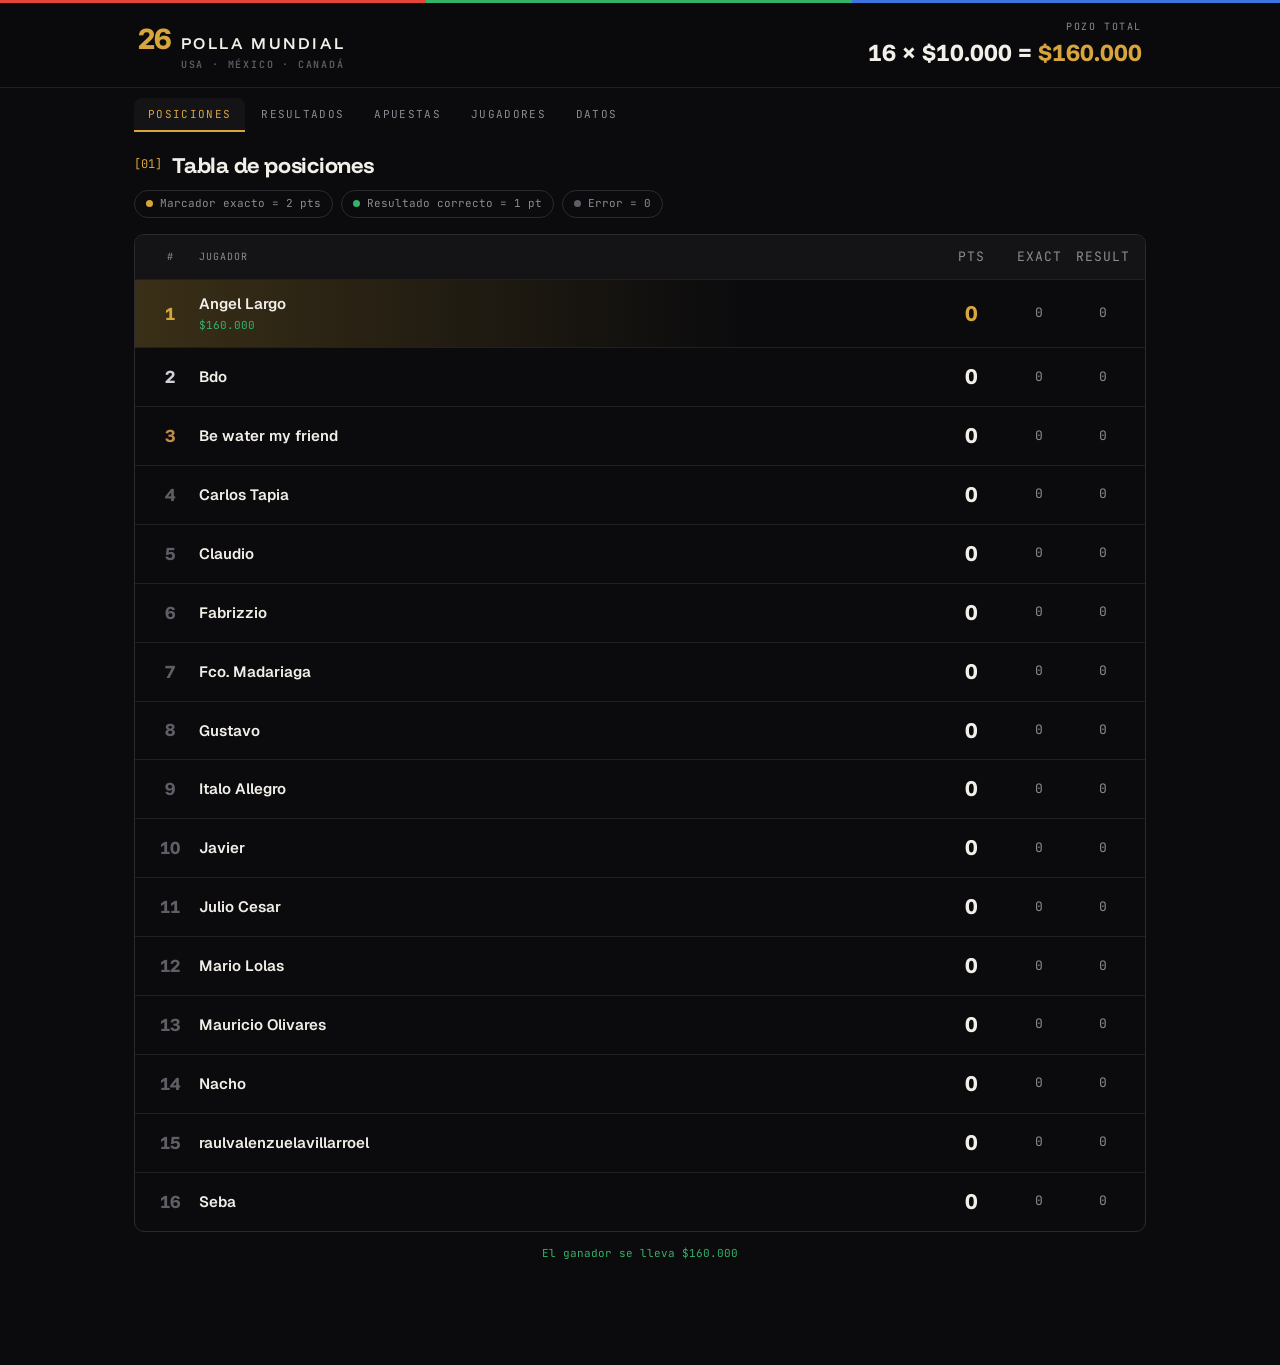
<file: mundial/index.html>
<!DOCTYPE html>
<html lang="es">
<head>
<meta charset="UTF-8">
<meta name="viewport" content="width=device-width, initial-scale=1.0">
<title>Polla Mundial 2026</title>
<link rel="preconnect" href="https://fonts.googleapis.com">
<link rel="preconnect" href="https://fonts.gstatic.com" crossorigin>
<link href="https://fonts.googleapis.com/css2?family=Funnel+Display:wght@400;600;700;800&family=Geist:wght@400;500;600&family=JetBrains+Mono:wght@400;500;700&display=swap" rel="stylesheet">
<style>
  :root{
    --bg:#0B0B0D; --surface:#141417; --surface-2:#1B1B1F; --surface-3:#222228;
    --line:#2A2A31; --line-soft:#1F1F25;
    --text:#F2EFE9; --muted:#8B8B93; --muted-2:#5E5E66;
    --gold:#D8A53D; --gold-soft:#3a2f17;
    --green:#34B26A; --red:#E4453A; --blue:#3D74E0;
    --r:10px;
  }
  *{box-sizing:border-box;margin:0;padding:0}
  html,body{background:var(--bg);color:var(--text)}
  body{font-family:'Geist',-apple-system,system-ui,sans-serif;line-height:1.45;-webkit-font-smoothing:antialiased;padding-bottom:64px}
  .mono{font-family:'JetBrains Mono',monospace}
  h1,h2,h3{font-family:'Funnel Display',sans-serif;font-weight:700;letter-spacing:-.01em;line-height:1}

  /* ---------- Header ---------- */
  .tricolor{height:3px;background:linear-gradient(90deg,var(--red) 0 33.3%,var(--green) 33.3% 66.6%,var(--blue) 66.6% 100%)}
  header{position:sticky;top:0;z-index:30;background:rgba(11,11,13,.86);backdrop-filter:blur(12px);border-bottom:1px solid var(--line-soft)}
  .head-in{max-width:1040px;margin:0 auto;padding:14px 18px;display:flex;align-items:center;justify-content:space-between;gap:14px;flex-wrap:wrap}
  .brand{display:flex;align-items:baseline;gap:10px}
  .brand .yr{font-family:'Funnel Display';font-weight:800;font-size:30px;color:var(--gold);letter-spacing:-.02em}
  .brand .nm{font-family:'Funnel Display';font-weight:600;font-size:16px;text-transform:uppercase;letter-spacing:.16em;color:var(--text)}
  .brand .sub{display:block;font-family:'JetBrains Mono';font-size:10px;letter-spacing:.18em;color:var(--muted-2);text-transform:uppercase;margin-top:3px}
  .pozo{text-align:right}
  .pozo .lbl{font-family:'JetBrains Mono';font-size:10px;letter-spacing:.16em;text-transform:uppercase;color:var(--muted)}
  .pozo .val{font-family:'Funnel Display';font-weight:800;font-size:24px;color:var(--text)}
  .pozo .val span{color:var(--gold)}

  /* ---------- Tabs ---------- */
  nav.tabs{position:sticky;top:0;z-index:20;max-width:1040px;margin:0 auto;display:flex;gap:2px;padding:10px 14px 0;overflow-x:auto;scrollbar-width:none}
  nav.tabs::-webkit-scrollbar{display:none}
  .tab{flex:0 0 auto;background:none;border:none;color:var(--muted);font-family:'JetBrains Mono';font-size:11px;letter-spacing:.12em;text-transform:uppercase;padding:9px 14px;border-radius:8px 8px 0 0;cursor:pointer;white-space:nowrap;border-bottom:2px solid transparent;transition:.15s}
  .tab:hover{color:var(--text)}
  .tab.active{color:var(--gold);border-bottom-color:var(--gold);background:var(--surface)}

  main{max-width:1040px;margin:0 auto;padding:18px 14px 40px}
  section.view{display:none;animation:fade .25s ease}
  section.view.active{display:block}
  @keyframes fade{from{opacity:0;transform:translateY(4px)}to{opacity:1;transform:none}}

  .legend{display:flex;gap:8px;flex-wrap:wrap;margin-bottom:16px}
  .chip{font-family:'JetBrains Mono';font-size:11px;border:1px solid var(--line);border-radius:999px;padding:5px 11px;color:var(--muted);display:flex;align-items:center;gap:7px}
  .dot{width:7px;height:7px;border-radius:50%}
  .dot.g{background:var(--gold)} .dot.gr{background:var(--green)} .dot.m{background:var(--muted-2)}

  .sec-title{display:flex;align-items:center;gap:10px;margin:4px 0 14px}
  .sec-title h2{font-size:22px}
  .sec-title .ix{font-family:'JetBrains Mono';font-size:12px;color:var(--gold)}
  .hint{color:var(--muted);font-size:13px;margin:-6px 0 16px}

  /* ---------- Leaderboard ---------- */
  .board{border:1px solid var(--line);border-radius:var(--r);overflow:hidden}
  .row{display:grid;grid-template-columns:42px 1fr 64px 56px 56px;align-items:center;gap:8px;padding:13px 14px;border-bottom:1px solid var(--line-soft)}
  .row:last-child{border-bottom:none}
  .row.head{background:var(--surface);color:var(--muted);font-family:'JetBrains Mono';font-size:10px;letter-spacing:.1em;text-transform:uppercase}
  .row.head .num,.row.head .col{text-align:center}
  .rk{font-family:'Funnel Display';font-weight:800;font-size:18px;color:var(--muted-2);text-align:center}
  .row.top1 .rk{color:var(--gold)} .row.top2 .rk{color:#cfcfd6} .row.top3 .rk{color:#c08a4a}
  .row.top1{background:linear-gradient(90deg,var(--gold-soft),transparent 60%)}
  .pname{font-weight:600;font-size:15px;overflow:hidden;text-overflow:ellipsis;white-space:nowrap}
  .pts{font-family:'Funnel Display';font-weight:800;font-size:22px;text-align:center}
  .row.top1 .pts{color:var(--gold)}
  .col{font-family:'JetBrains Mono';font-size:13px;text-align:center;color:var(--muted)}
  .prize{font-family:'JetBrains Mono';font-size:11px;color:var(--green);margin-top:3px}

  .empty{border:1px dashed var(--line);border-radius:var(--r);padding:34px 18px;text-align:center;color:var(--muted);font-size:14px}

  /* ---------- Cards / groups ---------- */
  .grid{display:grid;grid-template-columns:repeat(auto-fill,minmax(320px,1fr));gap:14px}
  .card{background:var(--surface);border:1px solid var(--line);border-radius:var(--r);overflow:hidden}
  .card-h{display:flex;align-items:center;gap:9px;padding:11px 14px;border-bottom:1px solid var(--line-soft);background:var(--surface-2)}
  .card-h .gl{font-family:'Funnel Display';font-weight:800;font-size:15px;color:var(--gold);background:var(--gold-soft);width:26px;height:26px;display:flex;align-items:center;justify-content:center;border-radius:6px}
  .card-h h3{font-size:13px;font-family:'JetBrains Mono';letter-spacing:.14em;text-transform:uppercase;color:var(--muted)}

  /* mini group table */
  .gtable{padding:6px 14px 10px;border-bottom:1px solid var(--line-soft)}
  .gtr{display:grid;grid-template-columns:1fr 26px 26px 26px 28px 30px;gap:4px;font-family:'JetBrains Mono';font-size:11px;color:var(--muted);padding:3px 0;align-items:center}
  .gtr.h{color:var(--muted-2);font-size:9px;letter-spacing:.05em;border-bottom:1px solid var(--line-soft);padding-bottom:5px;margin-bottom:2px}
  .gtr .tn{color:var(--text);overflow:hidden;text-overflow:ellipsis;white-space:nowrap}
  .gtr.q .tn{color:var(--gold)}
  .gtr .c{text-align:center}
  .gtr .p{text-align:center;color:var(--text);font-weight:700}

  .match{display:grid;grid-template-columns:1fr auto 1fr;align-items:center;gap:6px;padding:9px 12px;border-bottom:1px solid var(--line-soft)}
  .match:last-child{border-bottom:none}
  .match .tn{font-size:13px;overflow:hidden;text-overflow:ellipsis;white-space:nowrap}
  .match .h{text-align:right} .match .a{text-align:left}
  .score{display:flex;align-items:center;gap:5px}
  input.sc{width:38px;height:34px;text-align:center;background:var(--surface-3);border:1px solid var(--line);border-radius:7px;color:var(--text);font-family:'JetBrains Mono';font-size:15px;font-weight:700}
  input.sc:focus{outline:none;border-color:var(--gold)}
  input.sc.api{border-color:var(--blue)}
  .score .sep{color:var(--muted-2);font-family:'JetBrains Mono'}
  .mfoot{display:flex;align-items:center;justify-content:space-between;padding:7px 12px;background:var(--surface-2)}
  .conf{display:flex;align-items:center;gap:7px;font-family:'JetBrains Mono';font-size:10px;letter-spacing:.08em;text-transform:uppercase;color:var(--muted);cursor:pointer;user-select:none}
  .conf input{accent-color:var(--green);width:15px;height:15px}
  .ptsbadge{font-family:'JetBrains Mono';font-size:11px;padding:2px 8px;border-radius:999px;border:1px solid var(--line)}
  .ptsbadge.g{color:var(--gold);border-color:var(--gold)} .ptsbadge.gr{color:var(--green);border-color:var(--green)} .ptsbadge.z{color:var(--muted-2)}

  /* ---------- Buttons / inputs ---------- */
  .btn{font-family:'JetBrains Mono';font-size:12px;letter-spacing:.06em;border:1px solid var(--line);background:var(--surface-2);color:var(--text);padding:10px 16px;border-radius:8px;cursor:pointer;transition:.15s;display:inline-flex;align-items:center;gap:8px}
  .btn:hover{border-color:var(--gold);color:var(--gold)}
  .btn.gold{background:var(--gold);color:#1a1304;border-color:var(--gold);font-weight:700}
  .btn.gold:hover{filter:brightness(1.08);color:#1a1304}
  .btn.ghost:hover{border-color:var(--red);color:var(--red)}
  .toolbar{display:flex;gap:10px;flex-wrap:wrap;align-items:center;margin-bottom:16px}
  .status{font-family:'JetBrains Mono';font-size:12px;color:var(--muted)}
  .status.ok{color:var(--green)} .status.err{color:var(--red)}

  select,input.txt{font-family:'Geist';font-size:14px;background:var(--surface-2);border:1px solid var(--line);color:var(--text);padding:10px 12px;border-radius:8px}
  select:focus,input.txt:focus{outline:none;border-color:var(--gold)}
  select{min-width:220px}

  /* players */
  .plist{display:flex;flex-direction:column;gap:8px}
  .pitem{display:flex;align-items:center;gap:10px;background:var(--surface);border:1px solid var(--line);border-radius:9px;padding:8px 10px}
  .pitem .n{font-family:'JetBrains Mono';font-size:12px;color:var(--muted-2);width:24px;text-align:center}
  .pitem input.txt{flex:1;border:1px solid transparent;background:transparent;padding:6px 8px}
  .pitem input.txt:focus{background:var(--surface-2);border-color:var(--line)}
  .xbtn{background:none;border:1px solid var(--line);color:var(--muted-2);width:30px;height:30px;border-radius:7px;cursor:pointer;font-size:15px;flex:0 0 auto}
  .xbtn:hover{border-color:var(--red);color:var(--red)}
  .addrow{display:flex;gap:8px;margin-top:12px}
  .addrow input.txt{flex:1}

  /* bets entry */
  .betbar{display:flex;gap:10px;align-items:center;flex-wrap:wrap;margin-bottom:16px}
  .prog{font-family:'JetBrains Mono';font-size:12px;color:var(--muted)}
  .prog b{color:var(--gold)}
  .gsep{font-family:'Funnel Display';font-weight:800;font-size:13px;color:var(--gold);letter-spacing:.1em;text-transform:uppercase;margin:18px 2px 8px;display:flex;align-items:center;gap:8px}
  .gsep:before{content:"";width:18px;height:2px;background:var(--gold)}

  /* settings */
  .panel{background:var(--surface);border:1px solid var(--line);border-radius:var(--r);padding:16px;margin-bottom:14px}
  .panel h3{font-size:15px;margin-bottom:6px}
  .panel p{color:var(--muted);font-size:13px;margin-bottom:12px}
  .radios{display:flex;gap:10px;flex-wrap:wrap}
  .radio{display:flex;align-items:center;gap:8px;border:1px solid var(--line);border-radius:8px;padding:10px 14px;cursor:pointer;font-size:13px}
  .radio input{accent-color:var(--gold)}
  .radio.sel{border-color:var(--gold);color:var(--gold)}
  .foot{text-align:center;color:var(--muted-2);font-family:'JetBrains Mono';font-size:10px;letter-spacing:.1em;margin-top:30px}
  @media(max-width:520px){
    .row{grid-template-columns:34px 1fr 50px 44px 44px;padding:11px 10px;gap:5px}
    .pts{font-size:19px}.col{font-size:11px}
    .brand .yr{font-size:24px}.pozo .val{font-size:19px}
    .grid{grid-template-columns:1fr}
  }
</style>
</head>
<body>
<div class="tricolor"></div>
<header>
  <div class="head-in">
    <div class="brand">
      <span class="yr">26</span>
      <span class="nm">Polla Mundial<span class="sub">USA · México · Canadá</span></span>
    </div>
    <div class="pozo">
      <div class="lbl">Pozo total</div>
      <div class="val" id="pozoVal">$0</div>
    </div>
  </div>
</header>

<nav class="tabs" id="tabs">
  <button class="tab active" data-v="posiciones">Posiciones</button>
  <button class="tab" data-v="resultados">Resultados</button>
  <button class="tab" data-v="apuestas">Apuestas</button>
  <button class="tab" data-v="jugadores">Jugadores</button>
  <button class="tab" data-v="datos">Datos</button>
</nav>

<main>
  <!-- POSICIONES -->
  <section class="view active" id="posiciones">
    <div class="sec-title"><span class="ix">[01]</span><h2>Tabla de posiciones</h2></div>
    <div class="legend">
      <span class="chip"><span class="dot g"></span>Marcador exacto = 2 pts</span>
      <span class="chip"><span class="dot gr"></span>Resultado correcto = 1 pt</span>
      <span class="chip"><span class="dot m"></span>Error = 0</span>
    </div>
    <div id="boardWrap"></div>
    <div id="prizeNote" class="prize" style="text-align:center;margin-top:14px"></div>
  </section>

  <!-- RESULTADOS -->
  <section class="view" id="resultados">
    <div class="sec-title"><span class="ix">[02]</span><h2>Resultados oficiales</h2></div>
    <p class="hint">Ingresa el marcador real de cada partido y marca <b>Confirmar</b> para que sume puntos. O usa el botón para traerlos automáticamente y solo revisarlos.</p>
    <div class="toolbar">
      <button class="btn gold" id="fetchBtn">↻ Traer resultados (auto)</button>
      <span class="status" id="fetchStatus"></span>
    </div>
    <div class="grid" id="groupsWrap"></div>
  </section>

  <!-- APUESTAS -->
  <section class="view" id="apuestas">
    <div class="sec-title"><span class="ix">[03]</span><h2>Cargar apuestas</h2></div>
    <p class="hint">Elige un jugador y carga su pronóstico para cada partido. Se guarda solo a medida que escribes.</p>
    <div class="betbar">
      <select id="playerSel"></select>
      <span class="prog" id="betProg"></span>
    </div>
    <div id="betsWrap"></div>
  </section>

  <!-- JUGADORES -->
  <section class="view" id="jugadores">
    <div class="sec-title"><span class="ix">[04]</span><h2>Participantes</h2></div>
    <p class="hint">Cada jugador entra con una cuota fija de <b id="cuotaHint"></b>. El pozo se recalcula solo.</p>
    <div class="plist" id="playersWrap"></div>
    <div class="addrow">
      <input class="txt" id="newPlayer" placeholder="Nombre del nuevo participante" maxlength="40">
      <button class="btn gold" id="addBtn">+ Agregar</button>
    </div>
  </section>

  <!-- DATOS -->
  <section class="view" id="datos">
    <div class="sec-title"><span class="ix">[05]</span><h2>Datos y ajustes</h2></div>

    <div class="panel">
      <h3>Reparto del premio</h3>
      <p>Define cómo se reparte el pozo entre los primeros lugares.</p>
      <div class="radios" id="prizeRadios">
        <label class="radio"><input type="radio" name="prize" value="winner"> Ganador único (100%)</label>
        <label class="radio"><input type="radio" name="prize" value="top3"> Top 3 (60 / 30 / 10)</label>
      </div>
    </div>

    <div class="panel">
      <h3>Cuota por jugador</h3>
      <p>Monto fijo que paga cada participante (CLP).</p>
      <input class="txt mono" id="cuotaInput" type="number" min="0" step="500" style="width:160px">
    </div>

    <div class="panel">
      <h3>Respaldo de datos</h3>
      <p>Tu seguro. Como el sitio es estático, exporta un archivo JSON cada cierto tiempo. Si cambias de dispositivo o se borra el navegador, lo importas y recuperas todo.</p>
      <div class="toolbar" style="margin-bottom:0">
        <button class="btn gold" id="exportBtn">↓ Exportar respaldo (.json)</button>
        <button class="btn" id="importBtn">↑ Importar respaldo</button>
        <input type="file" id="importFile" accept="application/json,.json" style="display:none">
      </div>
    </div>

    <div class="panel">
      <h3>Reiniciar</h3>
      <p>Borra todas las apuestas y resultados. Los jugadores se mantienen. No se puede deshacer.</p>
      <button class="btn ghost" id="resetBtn">Reiniciar polla</button>
    </div>

    <div class="foot">POLLA MUNDIAL 2026 — 12 GRUPOS · 72 PARTIDOS · FASE DE GRUPOS</div>
  </section>
</main>

<script>
"use strict";

/* ============ DATOS DEL MUNDIAL 2026 ============ */
const GROUPS = {
  A:["México","Sudáfrica","Corea del Sur","República Checa"],
  B:["Canadá","Bosnia y Herzegovina","Catar","Suiza"],
  C:["Brasil","Marruecos","Escocia","Haití"],
  D:["Estados Unidos","Paraguay","Australia","Turquía"],
  E:["Alemania","Curazao","Costa de Marfil","Ecuador"],
  F:["Países Bajos","Japón","Suecia","Túnez"],
  G:["Bélgica","Egipto","Irán","Nueva Zelanda"],
  H:["España","Cabo Verde","Arabia Saudí","Uruguay"],
  I:["Francia","Senegal","Noruega","Irak"],
  J:["Argentina","Argelia","Austria","Jordania"],
  K:["Portugal","Colombia","Uzbekistán","R.D. Congo"],
  L:["Inglaterra","Croacia","Ghana","Panamá"]
};
// alias normalizados para emparejar con la API (nombres en inglés)
const ALIAS = {
  "México":["mexico"],"Sudáfrica":["southafrica"],"Corea del Sur":["southkorea","korearepublic","republicofkorea","korea"],
  "República Checa":["czechrepublic","czechia"],"Canadá":["canada"],
  "Bosnia y Herzegovina":["bosniaandherzegovina","bosniaherzegovina","bosnia"],"Catar":["qatar"],"Suiza":["switzerland"],
  "Brasil":["brazil"],"Marruecos":["morocco"],"Escocia":["scotland"],"Haití":["haiti"],
  "Estados Unidos":["unitedstates","usa","unitedstatesofamerica"],"Paraguay":["paraguay"],"Australia":["australia"],
  "Turquía":["turkey","turkiye"],"Alemania":["germany"],"Curazao":["curacao"],
  "Costa de Marfil":["ivorycoast","cotedivoire"],"Ecuador":["ecuador"],
  "Países Bajos":["netherlands","holland"],"Japón":["japan"],"Suecia":["sweden"],"Túnez":["tunisia"],
  "Bélgica":["belgium"],"Egipto":["egypt"],"Irán":["iran"],"Nueva Zelanda":["newzealand"],
  "España":["spain"],"Cabo Verde":["capeverde","caboverde"],"Arabia Saudí":["saudiarabia"],"Uruguay":["uruguay"],
  "Francia":["france"],"Senegal":["senegal"],"Noruega":["norway"],"Irak":["iraq"],
  "Argentina":["argentina"],"Argelia":["algeria"],"Austria":["austria"],"Jordania":["jordan"],
  "Portugal":["portugal"],"Colombia":["colombia"],"Uzbekistán":["uzbekistan"],
  "R.D. Congo":["drcongo","congodr","democraticrepublicofcongo","congodemocraticrepublic"],
  "Inglaterra":["england"],"Croacia":["croatia"],"Ghana":["ghana"],"Panamá":["panama"]
};
const PAIRS=[[0,1],[2,3],[0,2],[1,3],[0,3],[1,2]];
const MATCHES=[];
Object.keys(GROUPS).forEach(g=>{
  PAIRS.forEach((p,i)=>{
    MATCHES.push({id:g+i,group:g,home:GROUPS[g][p[0]],away:GROUPS[g][p[1]]});
  });
});

const DEFAULT_PLAYERS=["Seba","Julio Cesar","Angel Largo","Carlos Tapia","Nacho","Fco. Madariaga",
  "Mauricio Olivares","Mario Lolas","Gustavo","Fabrizzio","Be water my friend","Javier","Bdo",
  "raulvalenzuelavillarroel","Italo Allegro","Claudio"];

/* ============ ESTADO + PERSISTENCIA ============ */
const KEY="polla_mundial_2026_v1";
let state=null;
let nextId=1;

function freshState(){
  const players=DEFAULT_PLAYERS.map(n=>({id:nextId++,name:n}));
  return {version:1,config:{cuota:10000,prize:"winner"},players,results:{},bets:{}};
}
function save(){
  try{localStorage.setItem(KEY,JSON.stringify({...state,_seq:nextId}));}catch(e){/* preview sin storage */}
}
function load(){
  let raw=null;
  try{raw=localStorage.getItem(KEY);}catch(e){raw=null;}
  if(raw){
    try{
      const d=JSON.parse(raw);
      state=d; nextId=d._seq|| (Math.max(0,...(d.players||[]).map(p=>p.id))+1);
      if(!state.config)state.config={cuota:10000,prize:"winner"};
      if(!state.results)state.results={};
      if(!state.bets)state.bets={};
      return;
    }catch(e){}
  }
  state=freshState();
  save();
}

/* ============ UTILES ============ */
const $=s=>document.querySelector(s);
const norm=s=>(s||"").toLowerCase().normalize("NFD").replace(/[\u0300-\u036f]/g,"").replace(/[^a-z0-9]/g,"");
const fmtCLP=n=>"$"+ (n||0).toLocaleString("es-CL");
function teamKeyMatches(team,nstr){
  if(norm(team)===nstr)return true;
  return (ALIAS[team]||[]).includes(nstr);
}
function getRes(mid){return state.results[mid]||null;}
function getBet(pid,mid){return (state.bets[pid]&&state.bets[pid][mid])||null;}

function pointsFor(bet,res){
  if(!res||res.h==null||res.a==null||!res.confirmed)return null; // aún no puntúa
  if(!bet||bet.h==null||bet.a==null)return 0;
  if(bet.h===res.h&&bet.a===res.a)return 2;
  const bs=Math.sign(bet.h-bet.a), rs=Math.sign(res.h-res.a);
  return bs===rs?1:0;
}

/* ============ POZO + PREMIO ============ */
function pozo(){return state.players.length*(state.config.cuota||0);}
function prizeSplit(){
  const P=pozo();
  if(state.config.prize==="top3") return [Math.round(P*.6),Math.round(P*.3),P-Math.round(P*.6)-Math.round(P*.3)];
  return [P];
}
function renderPozo(){
  $("#pozoVal").innerHTML=state.players.length+" × "+fmtCLP(state.config.cuota).replace("$","$")+" = <span>"+fmtCLP(pozo())+"</span>";
}

/* ============ TABLA DE POSICIONES ============ */
function standings(){
  return state.players.map(p=>{
    let pts=0,exact=0,hit=0;
    MATCHES.forEach(m=>{
      const v=pointsFor(getBet(p.id,m.id),getRes(m.id));
      if(v===2){pts+=2;exact++;} else if(v===1){pts+=1;hit++;}
    });
    return {...p,pts,exact,hit};
  }).sort((a,b)=> b.pts-a.pts || b.exact-a.exact || a.name.localeCompare(b.name));
}
function renderBoard(){
  const rows=standings();
  const split=prizeSplit();
  let h='<div class="board"><div class="row head"><div class="num">#</div><div>Jugador</div><div class="col">Pts</div><div class="col">Exact</div><div class="col">Result</div></div>';
  rows.forEach((r,i)=>{
    const cls=i===0?"top1":i===1?"top2":i===2?"top3":"";
    let prize="";
    if(state.config.prize==="winner"&&i===0)prize='<div class="prize">'+fmtCLP(split[0])+'</div>';
    if(state.config.prize==="top3"&&i<3)prize='<div class="prize">'+fmtCLP(split[i])+'</div>';
    h+='<div class="row '+cls+'"><div class="rk">'+(i+1)+'</div>'+
       '<div><div class="pname">'+escapeHtml(r.name)+'</div>'+prize+'</div>'+
       '<div class="pts">'+r.pts+'</div>'+
       '<div class="col">'+r.exact+'</div><div class="col">'+r.hit+'</div></div>';
  });
  h+='</div>';
  $("#boardWrap").innerHTML = state.players.length? h : '<div class="empty">Aún no hay participantes. Agrégalos en la pestaña <b>Jugadores</b>.</div>';
  const sp=prizeSplit();
  $("#prizeNote").textContent = state.config.prize==="top3"
    ? "Reparto: 1° "+fmtCLP(sp[0])+"  ·  2° "+fmtCLP(sp[1])+"  ·  3° "+fmtCLP(sp[2])
    : "El ganador se lleva "+fmtCLP(sp[0]);
}

/* ============ GRUPOS + RESULTADOS ============ */
function groupTable(g){
  const teams=GROUPS[g];
  const st={};teams.forEach(t=>st[t]={pj:0,pts:0,gf:0,gc:0});
  MATCHES.filter(m=>m.group===g).forEach(m=>{
    const r=getRes(m.id);
    if(!r||r.h==null||r.a==null||!r.confirmed)return;
    st[m.home].pj++;st[m.away].pj++;
    st[m.home].gf+=r.h;st[m.home].gc+=r.a;
    st[m.away].gf+=r.a;st[m.away].gc+=r.h;
    if(r.h>r.a){st[m.home].pts+=3;} else if(r.h<r.a){st[m.away].pts+=3;} else {st[m.home].pts++;st[m.away].pts++;}
  });
  return teams.map(t=>({t,...st[t],dg:st[t].gf-st[t].gc}))
    .sort((a,b)=> b.pts-a.pts || b.dg-a.dg || b.gf-a.gf);
}
function renderGroups(){
  let h="";
  Object.keys(GROUPS).forEach(g=>{
    const tbl=groupTable(g);
    h+='<div class="card"><div class="card-h"><span class="gl">'+g+'</span><h3>Grupo '+g+'</h3></div>';
    // mini tabla
    h+='<div class="gtable"><div class="gtr h"><span class="tn">Equipo</span><span class="c">PJ</span><span class="c">GF</span><span class="c">GC</span><span class="c">DG</span><span class="p">Pts</span></div>';
    tbl.forEach((r,i)=>{
      h+='<div class="gtr '+(i<2?'q':'')+'"><span class="tn">'+escapeHtml(r.t)+'</span><span class="c">'+r.pj+'</span><span class="c">'+r.gf+'</span><span class="c">'+r.gc+'</span><span class="c">'+(r.dg>0?'+':'')+r.dg+'</span><span class="p">'+r.pts+'</span></div>';
    });
    h+='</div>';
    // partidos
    MATCHES.filter(m=>m.group===g).forEach(m=>{
      const r=getRes(m.id)||{};
      const apiCls=r.source==="api"&&!r.confirmed?" api":"";
      h+='<div class="match"><span class="tn h">'+escapeHtml(m.home)+'</span>'+
         '<span class="score"><input class="sc'+apiCls+'" type="number" min="0" inputmode="numeric" data-r="'+m.id+'" data-s="h" value="'+(r.h==null?'':r.h)+'">'+
         '<span class="sep">:</span><input class="sc'+apiCls+'" type="number" min="0" inputmode="numeric" data-r="'+m.id+'" data-s="a" value="'+(r.a==null?'':r.a)+'"></span>'+
         '<span class="tn a">'+escapeHtml(m.away)+'</span></div>'+
         '<div class="mfoot"><label class="conf"><input type="checkbox" data-conf="'+m.id+'" '+(r.confirmed?'checked':'')+'>Confirmar</label>'+
         '<span class="status" style="font-size:10px">'+(r.source==="api"&&!r.confirmed?'sugerido por API':'')+'</span></div>';
    });
    h+='</div>';
  });
  $("#groupsWrap").innerHTML=h;
}

/* ============ APUESTAS ============ */
function renderPlayerSelect(){
  const sel=$("#playerSel");
  const cur=sel.value;
  sel.innerHTML=state.players.map(p=>'<option value="'+p.id+'">'+escapeHtml(p.name)+'</option>').join("");
  if(cur&&state.players.some(p=>p.id==cur))sel.value=cur;
}
function renderBets(){
  const pid=parseInt($("#playerSel").value,10);
  if(!pid){$("#betsWrap").innerHTML='<div class="empty">Agrega participantes primero.</div>';$("#betProg").textContent="";return;}
  let h="",loaded=0;
  Object.keys(GROUPS).forEach(g=>{
    h+='<div class="gsep">Grupo '+g+'</div>';
    MATCHES.filter(m=>m.group===g).forEach(m=>{
      const b=getBet(pid,m.id)||{};
      if(b.h!=null&&b.a!=null)loaded++;
      const res=getRes(m.id);
      const v=pointsFor(b,res);
      let badge='';
      if(v!=null){const c=v===2?'g':v===1?'gr':'z';badge='<span class="ptsbadge '+c+'">'+v+' pt'+(v===1?'':'s')+'</span>';}
      h+='<div class="match"><span class="tn h">'+escapeHtml(m.home)+'</span>'+
         '<span class="score"><input class="sc" type="number" min="0" inputmode="numeric" data-b="'+m.id+'" data-s="h" value="'+(b.h==null?'':b.h)+'">'+
         '<span class="sep">:</span><input class="sc" type="number" min="0" inputmode="numeric" data-b="'+m.id+'" data-s="a" value="'+(b.a==null?'':b.a)+'"></span>'+
         '<span class="tn a">'+escapeHtml(m.away)+'</span></div>';
      if(badge)h+='<div class="mfoot" style="justify-content:flex-end">'+badge+'</div>';
    });
  });
  $("#betsWrap").innerHTML=h;
  $("#betProg").innerHTML='<b>'+loaded+'</b> / '+MATCHES.length+' partidos cargados';
}

/* ============ JUGADORES ============ */
function renderPlayers(){
  $("#cuotaHint").textContent=fmtCLP(state.config.cuota);
  let h="";
  state.players.forEach((p,i)=>{
    h+='<div class="pitem"><span class="n mono">'+(i+1)+'</span>'+
       '<input class="txt" value="'+escapeHtml(p.name)+'" data-pid="'+p.id+'" maxlength="40">'+
       '<button class="xbtn" data-del="'+p.id+'" title="Quitar">×</button></div>';
  });
  $("#playersWrap").innerHTML=h;
}

/* ============ TRAER RESULTADOS (API) ============ */
async function fetchResults(){
  const st=$("#fetchStatus");
  st.className="status";st.textContent="Consultando TheSportsDB…";
  try{
    const url="https://www.thesportsdb.com/api/v1/json/3/eventsseason.php?id=4429&s=2026";
    const resp=await fetch(url);
    if(!resp.ok)throw new Error("HTTP "+resp.status);
    const data=await resp.json();
    const events=(data&&data.events)||[];
    if(!events.length){st.className="status err";st.textContent="La API no devolvió partidos para 2026 todavía. Ingresa los resultados a mano.";return;}
    let filled=0;
    events.forEach(ev=>{
      if(ev.intHomeScore==null||ev.intAwayScore==null||ev.intHomeScore===""||ev.intAwayScore==="")return;
      const eh=norm(ev.strHomeTeam), ea=norm(ev.strAwayTeam);
      const m=MATCHES.find(mm=>{
        const setMatch=(teamKeyMatches(mm.home,eh)&&teamKeyMatches(mm.away,ea))||(teamKeyMatches(mm.home,ea)&&teamKeyMatches(mm.away,eh));
        return setMatch;
      });
      if(!m)return;
      const existing=getRes(m.id);
      if(existing&&existing.confirmed)return; // no pisar lo confirmado
      let hh,aa;
      if(teamKeyMatches(m.home,eh)){hh=+ev.intHomeScore;aa=+ev.intAwayScore;}
      else{hh=+ev.intAwayScore;aa=+ev.intHomeScore;}
      state.results[m.id]={h:hh,a:aa,confirmed:false,source:"api"};
      filled++;
    });
    save();renderGroups();renderBoard();
    if(filled){st.className="status ok";st.textContent=filled+" resultado(s) traídos en azul. Revísalos y marca Confirmar.";}
    else{st.className="status";st.textContent="No hay partidos finalizados nuevos para cargar.";}
  }catch(e){
    st.className="status err";st.textContent="No se pudo conectar a la API (revisa tu conexión). Puedes ingresar los resultados a mano.";
  }
}

/* ============ EXPORT / IMPORT ============ */
function exportJSON(){
  const blob=new Blob([JSON.stringify({...state,_seq:nextId},null,2)],{type:"application/json"});
  const a=document.createElement("a");
  a.href=URL.createObjectURL(blob);
  a.download="polla-mundial-2026-"+new Date().toISOString().slice(0,10)+".json";
  a.click();URL.revokeObjectURL(a.href);
}
function importJSON(file){
  const fr=new FileReader();
  fr.onload=()=>{
    try{
      const d=JSON.parse(fr.result);
      if(!d.players||!Array.isArray(d.players))throw new Error("formato");
      state=d;
      if(!state.config)state.config={cuota:10000,prize:"winner"};
      state.results=state.results||{};state.bets=state.bets||{};
      nextId=d._seq||(Math.max(0,...state.players.map(p=>p.id))+1);
      save();renderAll();
      alert("Respaldo importado correctamente.");
    }catch(e){alert("No se pudo leer el archivo. ¿Es un respaldo válido?");}
  };
  fr.readAsText(file);
}

/* ============ HELPERS ============ */
function escapeHtml(s){return (s||"").replace(/[&<>"]/g,c=>({"&":"&amp;","<":"&lt;",">":"&gt;",'"':"&quot;"}[c]));}

/* ============ RENDER GLOBAL ============ */
function renderAll(){
  renderPozo();renderBoard();renderGroups();renderPlayerSelect();renderBets();renderPlayers();syncSettings();
}
function syncSettings(){
  $("#cuotaInput").value=state.config.cuota;
  document.querySelectorAll('#prizeRadios input').forEach(r=>{
    r.checked=(r.value===state.config.prize);
    r.closest('.radio').classList.toggle('sel',r.checked);
  });
}

/* ============ EVENTOS ============ */
function bindEvents(){
  // tabs
  $("#tabs").addEventListener("click",e=>{
    const t=e.target.closest(".tab");if(!t)return;
    document.querySelectorAll(".tab").forEach(x=>x.classList.remove("active"));
    document.querySelectorAll(".view").forEach(x=>x.classList.remove("active"));
    t.classList.add("active");$("#"+t.dataset.v).classList.add("active");
    window.scrollTo({top:0,behavior:"smooth"});
  });

  // resultados: inputs + confirmar (delegado)
  $("#resultados").addEventListener("input",e=>{
    const inp=e.target.closest("input.sc[data-r]");if(!inp)return;
    const mid=inp.dataset.r,side=inp.dataset.s;
    const r=state.results[mid]||{h:null,a:null,confirmed:false};
    const val=inp.value===""?null:Math.max(0,parseInt(inp.value,10)||0);
    r[side]=val; if(r.source==="api")delete r.source;
    state.results[mid]=r;save();renderBoard();updateGroupTableLater(mid);
  });
  $("#resultados").addEventListener("change",e=>{
    const cb=e.target.closest("input[data-conf]");if(!cb)return;
    const mid=cb.dataset.conf;const r=state.results[mid]||{h:null,a:null};
    if(cb.checked&&(r.h==null||r.a==null)){alert("Ingresa el marcador antes de confirmar.");cb.checked=false;return;}
    r.confirmed=cb.checked;delete r.source;state.results[mid]=r;save();renderGroups();renderBoard();
  });
  $("#fetchBtn").addEventListener("click",fetchResults);

  // apuestas
  $("#playerSel").addEventListener("change",renderBets);
  $("#apuestas").addEventListener("input",e=>{
    const inp=e.target.closest("input.sc[data-b]");if(!inp)return;
    const pid=parseInt($("#playerSel").value,10);const mid=inp.dataset.b,side=inp.dataset.s;
    if(!state.bets[pid])state.bets[pid]={};
    const b=state.bets[pid][mid]||{h:null,a:null};
    b[side]=inp.value===""?null:Math.max(0,parseInt(inp.value,10)||0);
    state.bets[pid][mid]=b;save();
    // progreso sin re-render completo
    let loaded=0;MATCHES.forEach(m=>{const x=getBet(pid,m.id);if(x&&x.h!=null&&x.a!=null)loaded++;});
    $("#betProg").innerHTML='<b>'+loaded+'</b> / '+MATCHES.length+' partidos cargados';
  });

  // jugadores
  $("#addBtn").addEventListener("click",()=>{
    const v=$("#newPlayer").value.trim();if(!v)return;
    state.players.push({id:nextId++,name:v});$("#newPlayer").value="";
    save();renderAll();
  });
  $("#newPlayer").addEventListener("keydown",e=>{if(e.key==="Enter")$("#addBtn").click();});
  $("#playersWrap").addEventListener("input",e=>{
    const inp=e.target.closest("input[data-pid]");if(!inp)return;
    const p=state.players.find(x=>x.id==inp.dataset.pid);if(p){p.name=inp.value;save();renderPozo();}
  });
  $("#playersWrap").addEventListener("click",e=>{
    const b=e.target.closest("button[data-del]");if(!b)return;
    const p=state.players.find(x=>x.id==b.dataset.del);
    if(!confirm("¿Quitar a "+(p?p.name:"este jugador")+"? Se borran también sus apuestas."))return;
    state.players=state.players.filter(x=>x.id!=b.dataset.del);
    delete state.bets[b.dataset.del];save();renderAll();
  });

  // datos
  $("#prizeRadios").addEventListener("change",e=>{
    if(e.target.name==="prize"){state.config.prize=e.target.value;save();renderBoard();syncSettings();}
  });
  $("#cuotaInput").addEventListener("input",e=>{
    state.config.cuota=Math.max(0,parseInt(e.target.value,10)||0);save();renderPozo();renderBoard();$("#cuotaHint").textContent=fmtCLP(state.config.cuota);
  });
  $("#exportBtn").addEventListener("click",exportJSON);
  $("#importBtn").addEventListener("click",()=>$("#importFile").click());
  $("#importFile").addEventListener("change",e=>{if(e.target.files[0])importJSON(e.target.files[0]);e.target.value="";});
  $("#resetBtn").addEventListener("click",()=>{
    if(!confirm("Esto borra TODAS las apuestas y resultados (los jugadores se mantienen). ¿Continuar?"))return;
    state.results={};state.bets={};save();renderAll();
    alert("Polla reiniciada.");
  });
}
let _gtTimer=null;
function updateGroupTableLater(){clearTimeout(_gtTimer);_gtTimer=setTimeout(renderGroups,500);}

/* ============ INIT ============ */
load();bindEvents();renderAll();
</script>
</body>
</html>
</file>
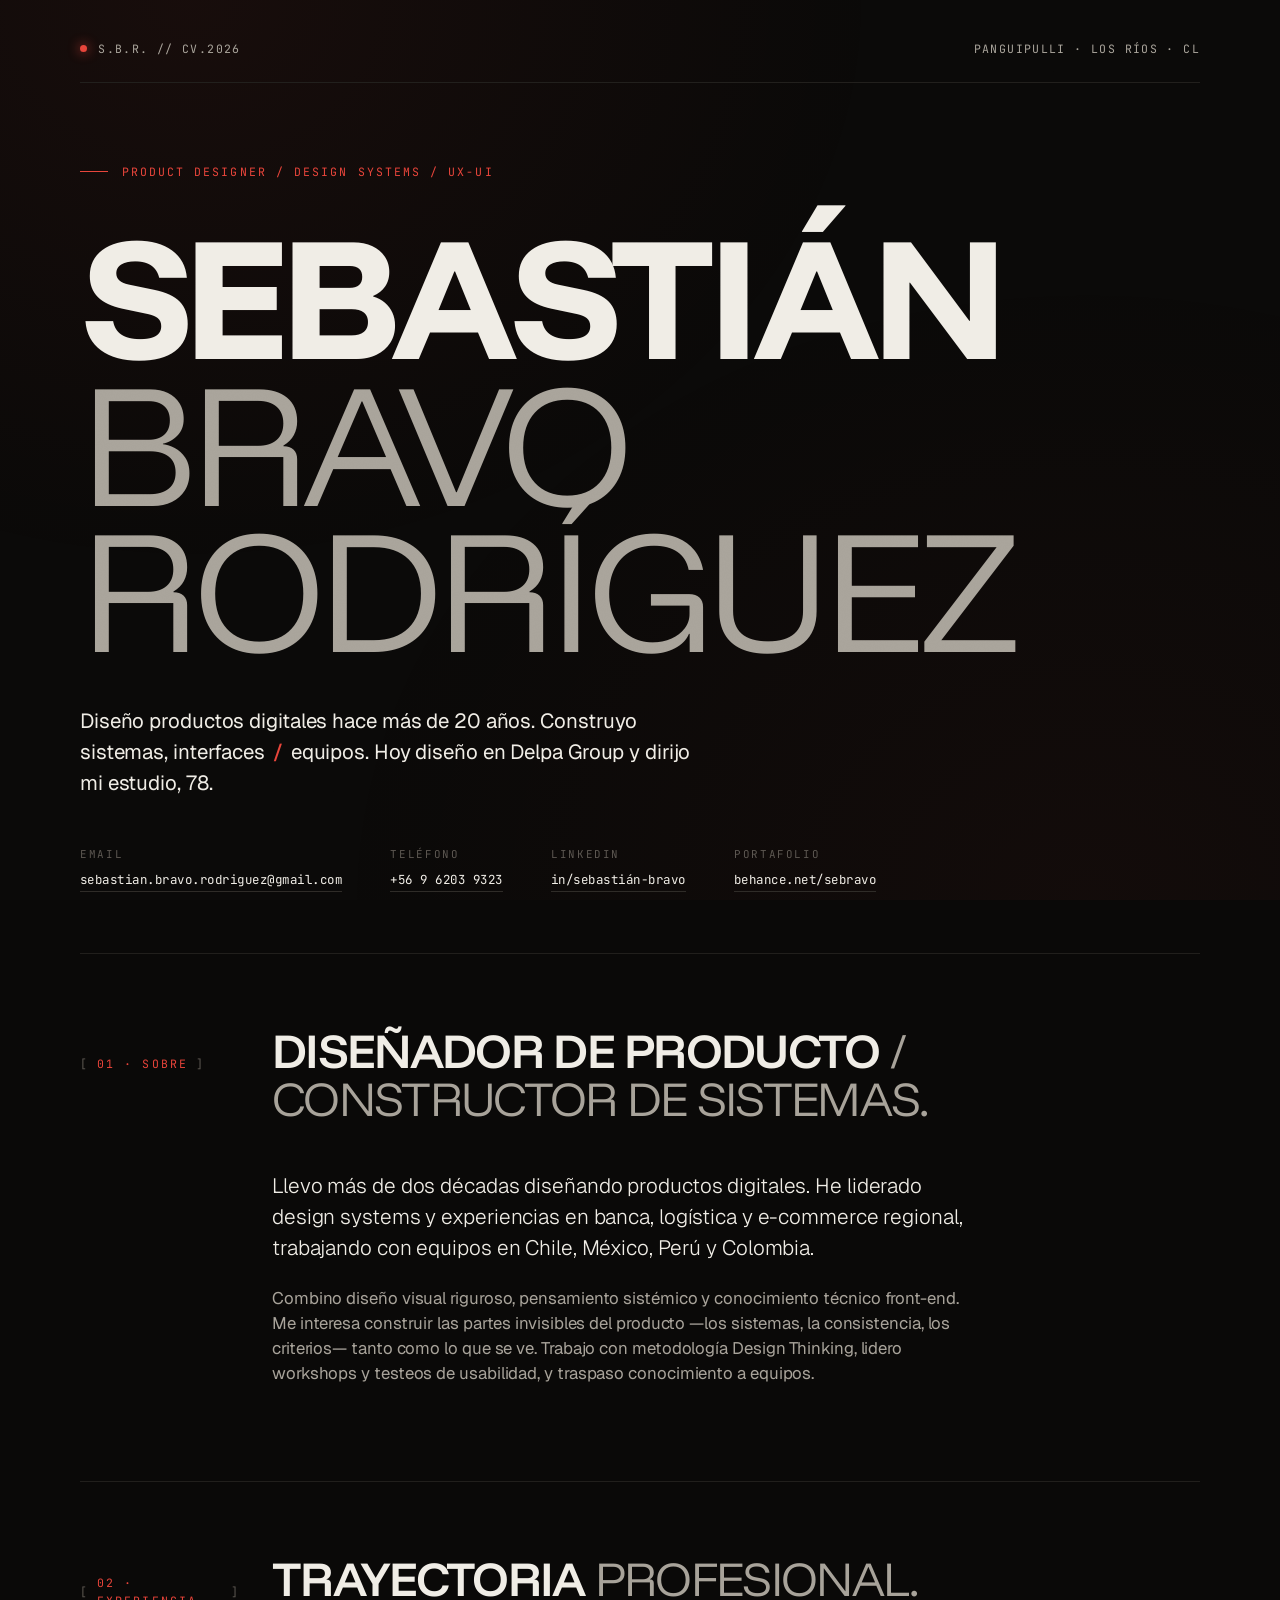
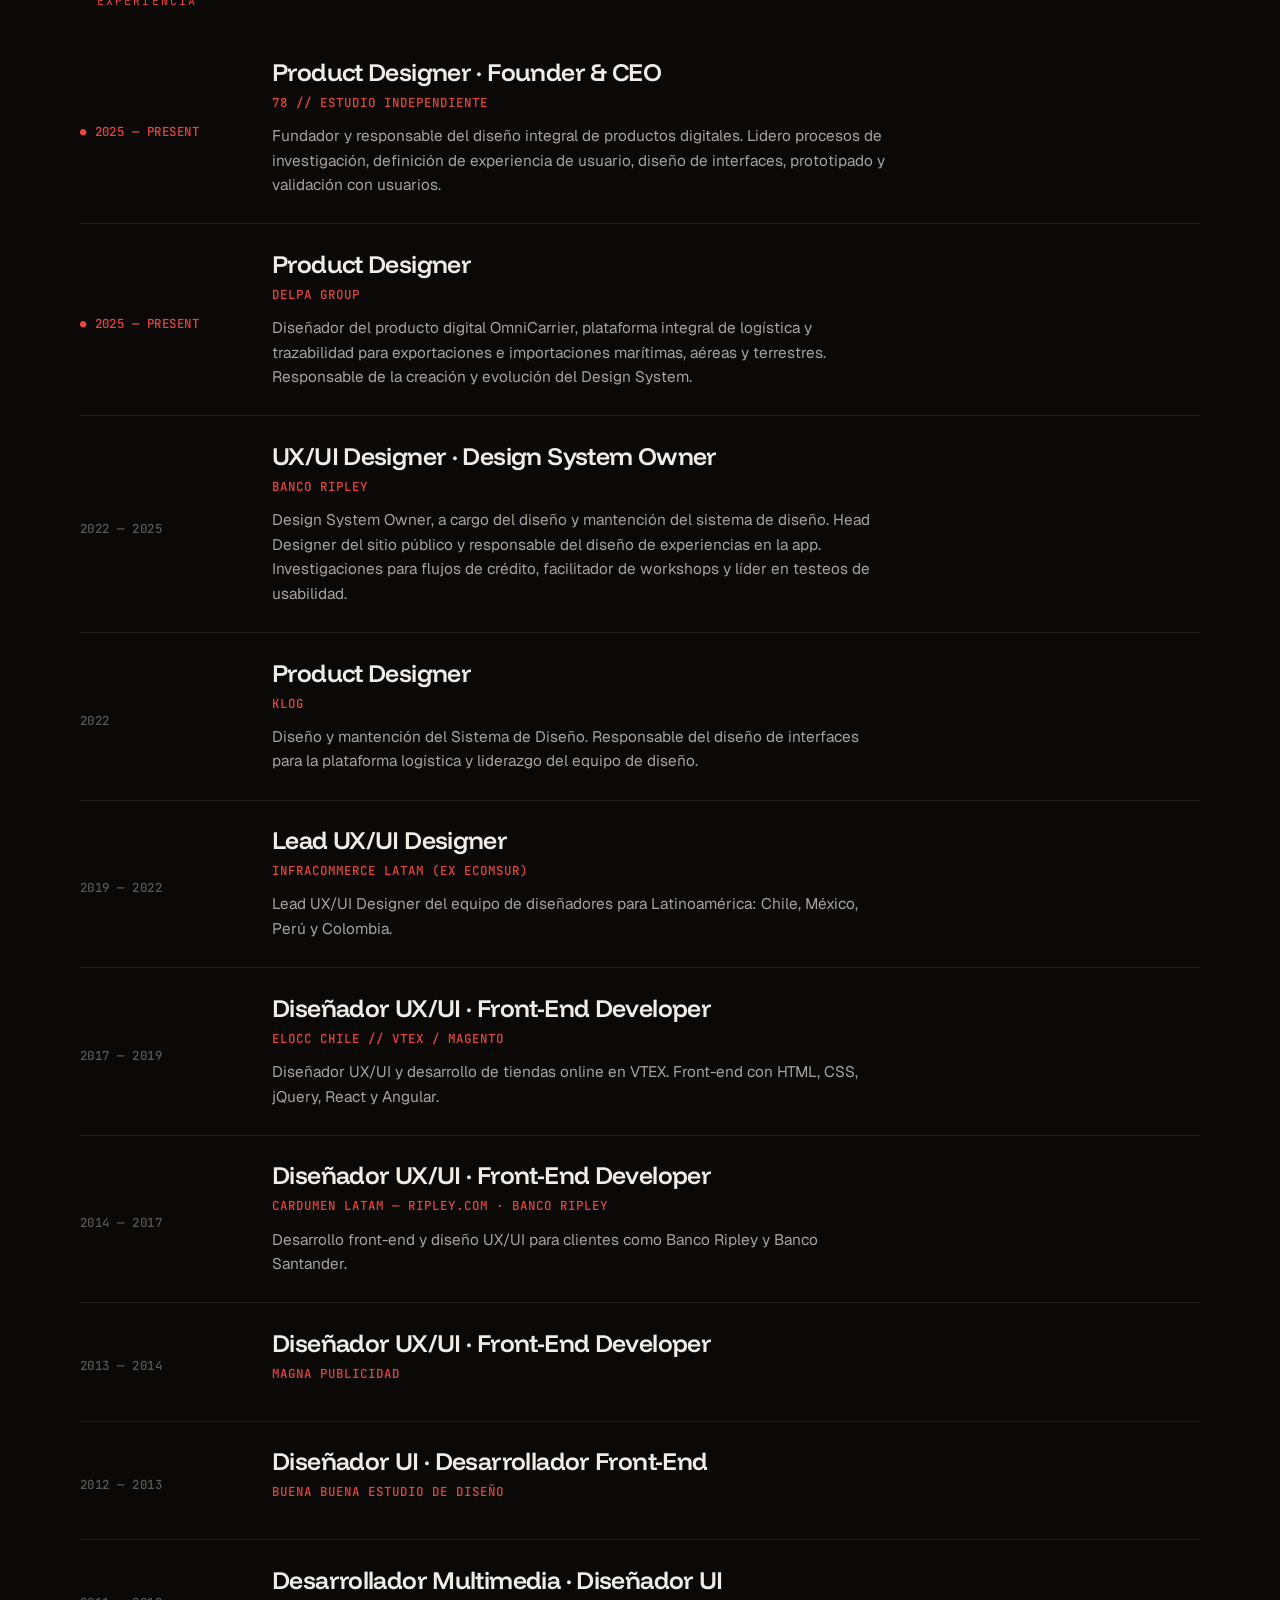
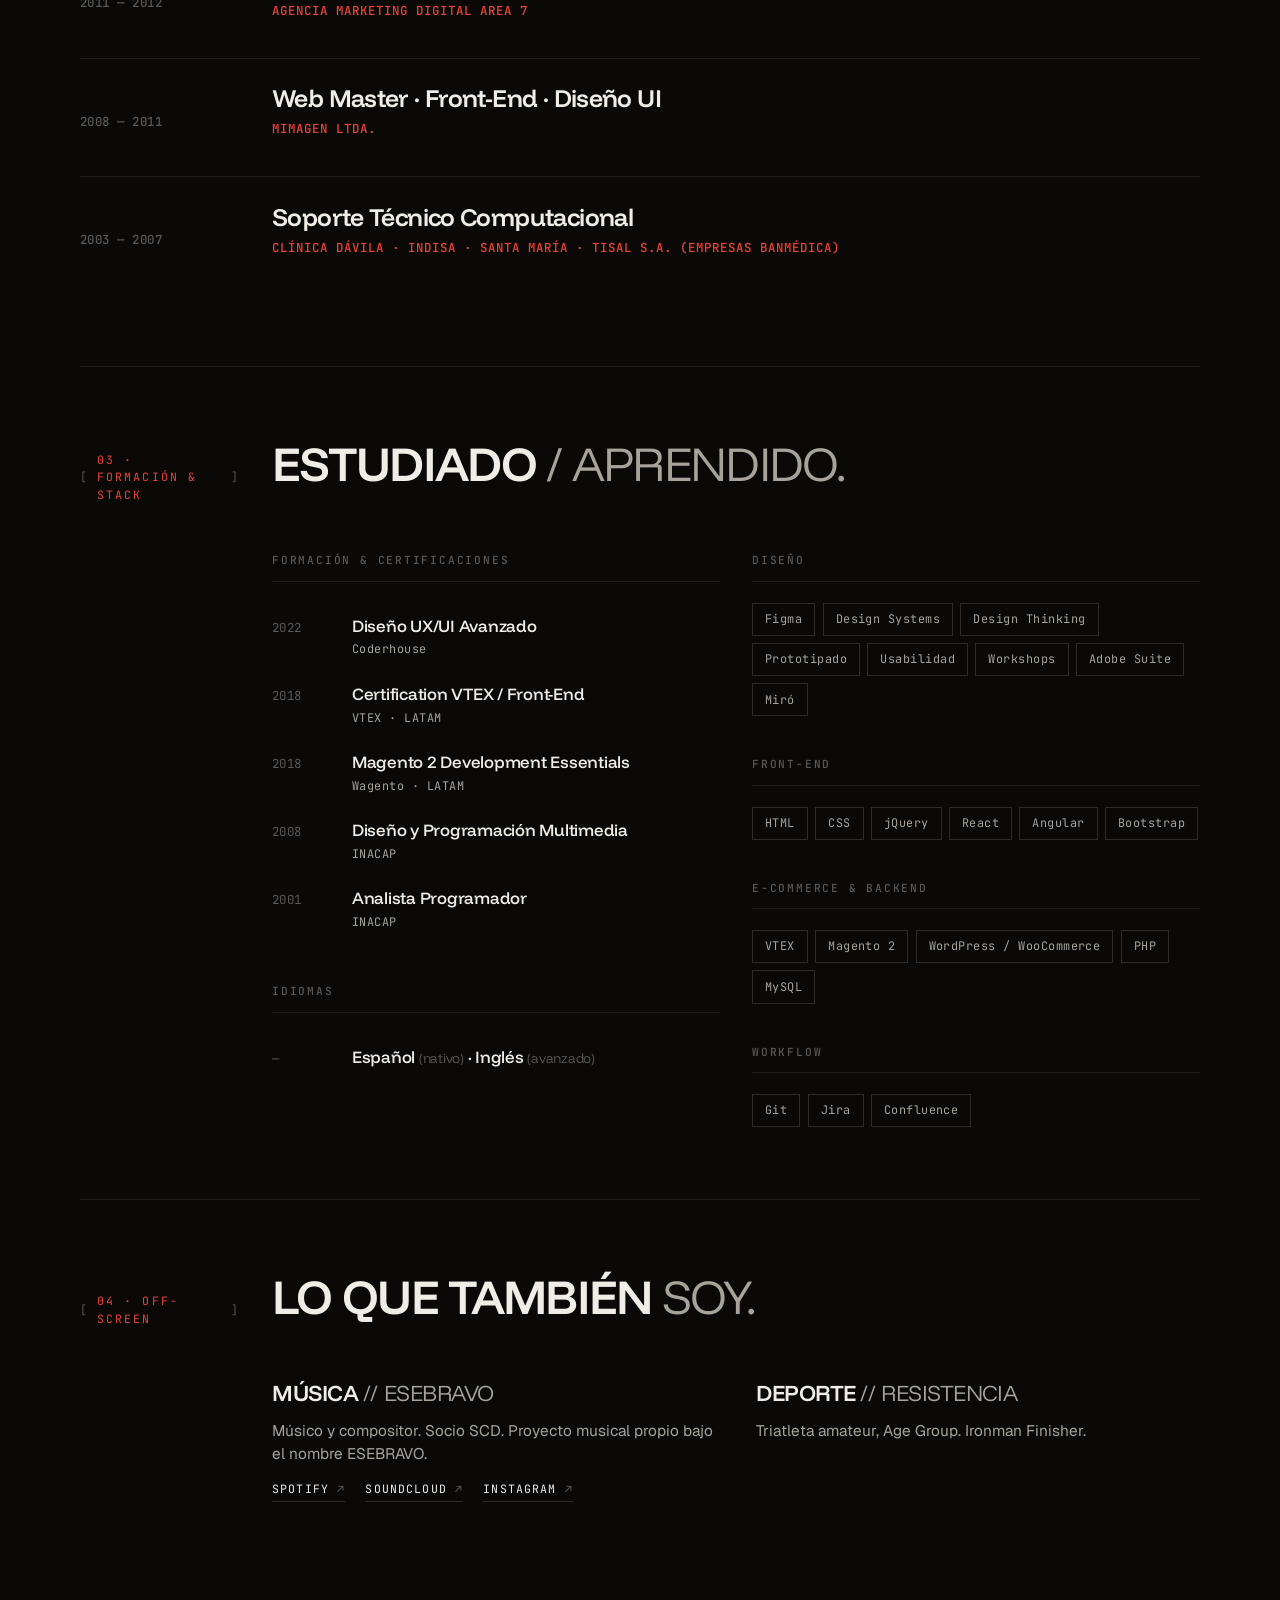
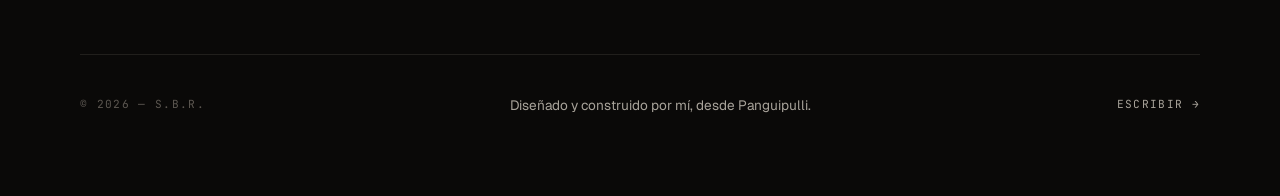
<file: sebastian/index.html>
<!DOCTYPE html>
<html lang="es-CL">
<head>
<meta charset="UTF-8">
<meta name="viewport" content="width=device-width, initial-scale=1.0">
<title>Sebastián Bravo Rodríguez — Product Designer</title>
<meta name="description" content="Sebastián Bravo Rodríguez. Diseñador de producto digital y especialista en design systems con más de 20 años de experiencia. Panguipulli, Chile.">
<link rel="preconnect" href="https://fonts.googleapis.com">
<link rel="preconnect" href="https://fonts.gstatic.com" crossorigin>
<link href="https://fonts.googleapis.com/css2?family=Funnel+Display:wght@300..800&family=Geist:wght@300..700&family=JetBrains+Mono:wght@400;500;600&display=swap" rel="stylesheet">

<style>
  :root {
    --bg: #0A0908;
    --bg-deep: #050504;
    --bg-paper: #131211;
    --ink: #F0EDE6;
    --ink-soft: #A8A39A;
    --ink-mute: #5C5751;
    --rule: #211F1C;
    --rule-strong: #2E2B27;
    --accent: #E8443A;
    --accent-deep: #C0322A;

    --display: "Funnel Display", "Helvetica Neue", Arial, sans-serif;
    --body: "Geist", ui-sans-serif, system-ui, -apple-system, sans-serif;
    --mono: "JetBrains Mono", ui-monospace, "SF Mono", Menlo, monospace;
  }

  *, *::before, *::after { box-sizing: border-box; }
  html { scroll-behavior: smooth; }

  body {
    margin: 0;
    background: var(--bg);
    color: var(--ink);
    font-family: var(--body);
    font-weight: 400;
    font-size: 16px;
    line-height: 1.55;
    -webkit-font-smoothing: antialiased;
    -moz-osx-font-smoothing: grayscale;
    text-rendering: optimizeLegibility;
    position: relative;
    overflow-x: hidden;
  }

  /* grano industrial sutil — overlay sobre todo el body */
  body::before {
    content: "";
    position: fixed;
    inset: 0;
    pointer-events: none;
    z-index: 100;
    opacity: 0.06;
    mix-blend-mode: overlay;
    background-image: url("data:image/svg+xml;utf8,<svg xmlns='http://www.w3.org/2000/svg' width='240' height='240'><filter id='n'><feTurbulence type='fractalNoise' baseFrequency='0.9' numOctaves='2' stitchTiles='stitch'/><feColorMatrix values='0 0 0 0 1  0 0 0 0 1  0 0 0 0 1  0 0 0 0.55 0'/></filter><rect width='100%' height='100%' filter='url(%23n)'/></svg>");
  }

  /* halo profundo de fondo */
  body::after {
    content: "";
    position: fixed;
    inset: 0;
    pointer-events: none;
    z-index: -1;
    background:
      radial-gradient(ellipse at 15% 0%, rgba(232,68,58,0.06) 0%, transparent 45%),
      radial-gradient(ellipse at 85% 100%, rgba(232,68,58,0.04) 0%, transparent 50%);
  }

  ::selection { background: var(--accent); color: var(--bg); }

  .wrap {
    max-width: 1200px;
    margin: 0 auto;
    padding: 2.5rem 2.5rem 5rem;
    position: relative;
  }

  /* ─── TOP BAR ─────────────────────────────────────── */
  .topbar {
    display: flex;
    justify-content: space-between;
    align-items: center;
    padding-bottom: 1.5rem;
    border-bottom: 1px solid var(--rule);
    font-family: var(--mono);
    font-size: 0.72rem;
    letter-spacing: 0.12em;
    text-transform: uppercase;
    color: var(--ink-soft);
  }
  .monogram {
    display: inline-flex;
    align-items: center;
    gap: 0.7rem;
  }
  .dot {
    width: 7px; height: 7px;
    background: var(--accent);
    border-radius: 50%;
    display: inline-block;
    box-shadow: 0 0 12px var(--accent);
    animation: pulse 2.2s ease-in-out infinite;
  }
  @keyframes pulse {
    0%, 100% { opacity: 1; transform: scale(1); }
    50% { opacity: 0.45; transform: scale(0.7); }
  }

  /* ─── HERO ────────────────────────────────────────── */
  .hero {
    padding: 5rem 0 4rem;
  }

  .hero-eyebrow {
    font-family: var(--mono);
    font-size: 0.72rem;
    letter-spacing: 0.18em;
    text-transform: uppercase;
    color: var(--accent);
    margin-bottom: 2.5rem;
    display: flex;
    align-items: center;
    gap: 0.85rem;
  }
  .hero-eyebrow::before {
    content: "";
    width: 28px; height: 1px;
    background: var(--accent);
    display: inline-block;
  }

  h1.name {
    font-family: var(--display);
    font-weight: 800;
    font-size: clamp(3.6rem, 13.5vw, 11rem);
    line-height: 0.85;
    letter-spacing: -0.045em;
    margin: 0;
    color: var(--ink);
    text-transform: uppercase;
  }
  h1.name .last {
    display: block;
    font-weight: 200;
    color: var(--ink-soft);
    letter-spacing: -0.04em;
  }

  .role-line {
    margin-top: 2.8rem;
    font-family: var(--body);
    font-weight: 400;
    font-size: clamp(1.1rem, 1.6vw, 1.35rem);
    color: var(--ink);
    max-width: 44ch;
    line-height: 1.5;
    letter-spacing: -0.005em;
  }
  .role-line .slash {
    color: var(--accent);
    font-weight: 500;
    margin: 0 0.15em;
  }

  .hero-meta {
    margin-top: 3rem;
    display: flex;
    flex-wrap: wrap;
    gap: 1.75rem 3rem;
    font-family: var(--mono);
    font-size: 0.78rem;
    letter-spacing: 0.04em;
    color: var(--ink);
  }
  .hero-meta a {
    color: var(--ink);
    text-decoration: none;
    border-bottom: 1px solid var(--rule-strong);
    padding-bottom: 3px;
    transition: color 0.2s ease, border-color 0.2s ease;
  }
  .hero-meta a:hover {
    color: var(--accent);
    border-bottom-color: var(--accent);
  }
  .hero-meta span.label {
    color: var(--ink-mute);
    display: block;
    font-size: 0.68rem;
    margin-bottom: 0.4rem;
    text-transform: uppercase;
    letter-spacing: 0.15em;
  }

  /* ─── SECTION SHARED ──────────────────────────────── */
  section {
    padding: 4.5rem 0;
    border-top: 1px solid var(--rule);
    position: relative;
  }

  .section-header {
    display: grid;
    grid-template-columns: 160px 1fr;
    gap: 2rem;
    align-items: baseline;
    margin-bottom: 3rem;
  }
  .section-num {
    font-family: var(--mono);
    font-size: 0.72rem;
    letter-spacing: 0.18em;
    color: var(--accent);
    text-transform: uppercase;
    display: flex;
    align-items: center;
    gap: 0.5rem;
  }
  .section-num::before {
    content: "[";
    color: var(--ink-mute);
  }
  .section-num::after {
    content: "]";
    color: var(--ink-mute);
  }
  .section-title {
    font-family: var(--display);
    font-weight: 600;
    font-size: clamp(1.8rem, 4.2vw, 3rem);
    line-height: 1;
    letter-spacing: -0.035em;
    margin: 0;
    color: var(--ink);
    text-transform: uppercase;
  }
  .section-title .light {
    font-weight: 200;
    color: var(--ink-soft);
  }

  /* ─── ABOUT ───────────────────────────────────────── */
  .about-body {
    display: grid;
    grid-template-columns: 160px 1fr;
    gap: 2rem;
  }
  .about-body > div:last-child {
    max-width: 64ch;
  }
  .about-body p {
    font-family: var(--body);
    font-weight: 300;
    font-size: 1.3rem;
    line-height: 1.5;
    color: var(--ink);
    margin: 0 0 1.4rem;
    letter-spacing: -0.005em;
  }
  .about-body p + p {
    font-size: 1.05rem;
    color: var(--ink-soft);
    font-weight: 400;
  }

  /* ─── EXPERIENCE TIMELINE ─────────────────────────── */
  .job-list { list-style: none; padding: 0; margin: 0; }
  .job {
    display: grid;
    grid-template-columns: 160px 1fr;
    gap: 2rem;
    padding: 1.6rem 0;
    border-top: 1px solid var(--rule);
    transition: background 0.3s ease, padding-left 0.3s ease;
    position: relative;
  }
  .job:first-child { border-top: none; padding-top: 0; }
  .job:hover {
    background: var(--bg-paper);
    padding-left: 1.5rem;
  }
  .job::before {
    content: "";
    position: absolute;
    left: 0;
    top: 2rem;
    width: 0;
    height: 1px;
    background: var(--accent);
    transition: width 0.4s cubic-bezier(0.16, 1, 0.3, 1);
  }
  .job:hover::before { width: 1rem; }

  .job-year {
    font-family: var(--mono);
    font-size: 0.78rem;
    font-weight: 500;
    letter-spacing: 0.04em;
    color: var(--ink-mute);
    padding-top: 0.5rem;
    display: flex;
    align-items: center;
    gap: 0.5rem;
  }
  .job-year.current {
    color: var(--accent);
  }
  .job-year.current::before {
    content: "●";
    font-size: 0.65rem;
    animation: pulse 2.2s ease-in-out infinite;
  }

  .job-role {
    font-family: var(--display);
    font-weight: 600;
    font-size: 1.55rem;
    line-height: 1.15;
    margin: 0 0 0.4rem;
    color: var(--ink);
    letter-spacing: -0.025em;
  }
  .job-company {
    font-family: var(--mono);
    font-size: 0.78rem;
    font-weight: 500;
    color: var(--accent);
    margin: 0 0 0.75rem;
    text-transform: uppercase;
    letter-spacing: 0.08em;
  }
  .job-desc {
    font-family: var(--body);
    font-size: 0.96rem;
    line-height: 1.6;
    color: var(--ink-soft);
    margin: 0;
    max-width: 62ch;
  }

  /* ─── FORMACIÓN + SKILLS GRID ─────────────────────── */
  .two-col {
    display: grid;
    grid-template-columns: 160px 1fr 1fr;
    gap: 2rem;
  }
  .col-label {}
  .sub-block { margin-bottom: 2.5rem; }
  .sub-block:last-child { margin-bottom: 0; }

  .sub-title {
    font-family: var(--mono);
    font-size: 0.7rem;
    font-weight: 500;
    letter-spacing: 0.16em;
    text-transform: uppercase;
    color: var(--ink-mute);
    margin: 0 0 1.3rem;
    padding-bottom: 0.7rem;
    border-bottom: 1px solid var(--rule);
  }

  .edu-item {
    display: grid;
    grid-template-columns: 64px 1fr;
    gap: 1rem;
    padding: 0.75rem 0;
    align-items: baseline;
  }
  .edu-year {
    font-family: var(--mono);
    font-size: 0.78rem;
    color: var(--ink-mute);
    letter-spacing: 0.04em;
  }
  .edu-title {
    font-family: var(--display);
    font-weight: 500;
    font-size: 1.05rem;
    line-height: 1.3;
    color: var(--ink);
    margin: 0;
    letter-spacing: -0.015em;
  }
  .edu-school {
    font-family: var(--mono);
    font-size: 0.74rem;
    color: var(--ink-soft);
    margin: 0.25rem 0 0;
    letter-spacing: 0.04em;
  }

  .skill-tags {
    display: flex;
    flex-wrap: wrap;
    gap: 0.45rem;
  }
  .skill-tags span {
    font-family: var(--mono);
    font-size: 0.74rem;
    padding: 0.4rem 0.75rem;
    border: 1px solid var(--rule-strong);
    color: var(--ink-soft);
    background: transparent;
    letter-spacing: 0.04em;
    transition: all 0.2s ease;
    cursor: default;
  }
  .skill-tags span:hover {
    border-color: var(--accent);
    color: var(--accent);
    background: rgba(232, 68, 58, 0.05);
  }

  /* ─── OTRAS DIMENSIONES ──────────────────────────── */
  .other-grid {
    display: grid;
    grid-template-columns: 160px 1fr;
    gap: 2rem;
  }
  .other-list {
    display: grid;
    grid-template-columns: repeat(auto-fit, minmax(280px, 1fr));
    gap: 2.5rem;
  }
  .other-item h4 {
    font-family: var(--display);
    font-weight: 600;
    font-size: 1.4rem;
    margin: 0 0 0.6rem;
    color: var(--ink);
    text-transform: uppercase;
    letter-spacing: -0.02em;
  }
  .other-item h4 .light {
    font-weight: 200;
    color: var(--ink-soft);
  }
  .other-item p {
    font-family: var(--body);
    font-size: 0.96rem;
    color: var(--ink-soft);
    margin: 0 0 0.85rem;
    line-height: 1.5;
  }
  .other-links {
    display: flex;
    gap: 1.25rem;
    flex-wrap: wrap;
  }
  .other-links a {
    font-family: var(--mono);
    font-size: 0.72rem;
    letter-spacing: 0.1em;
    text-transform: uppercase;
    color: var(--ink);
    text-decoration: none;
    border-bottom: 1px solid var(--rule-strong);
    padding-bottom: 3px;
    transition: color 0.2s, border-color 0.2s;
  }
  .other-links a::after {
    content: " ↗";
    color: var(--ink-mute);
    transition: color 0.2s;
  }
  .other-links a:hover {
    color: var(--accent);
    border-bottom-color: var(--accent);
  }
  .other-links a:hover::after { color: var(--accent); }

  /* ─── FOOTER ──────────────────────────────────────── */
  footer {
    margin-top: 5rem;
    padding-top: 2.5rem;
    border-top: 1px solid var(--rule);
    display: flex;
    flex-wrap: wrap;
    justify-content: space-between;
    align-items: center;
    gap: 1.5rem;
    font-family: var(--mono);
    font-size: 0.7rem;
    letter-spacing: 0.12em;
    text-transform: uppercase;
    color: var(--ink-mute);
  }
  footer a {
    color: var(--ink-soft);
    text-decoration: none;
    border-bottom: 1px solid transparent;
    transition: color 0.2s, border-color 0.2s;
  }
  footer a:hover { color: var(--accent); border-bottom-color: var(--accent); }
  .signature {
    font-family: var(--body);
    text-transform: none;
    letter-spacing: 0;
    font-size: 0.85rem;
    color: var(--ink-soft);
    font-weight: 400;
  }

  /* ─── ENTRANCE ANIMATION ──────────────────────────── */
  .reveal {
    opacity: 0;
    transform: translateY(14px);
    animation: rise 0.9s cubic-bezier(0.16, 1, 0.3, 1) forwards;
  }
  .reveal.d1 { animation-delay: 0.1s; }
  .reveal.d2 { animation-delay: 0.3s; }
  .reveal.d3 { animation-delay: 0.5s; }
  .reveal.d4 { animation-delay: 0.7s; }
  @keyframes rise {
    to { opacity: 1; transform: translateY(0); }
  }

  /* ─── RESPONSIVE ──────────────────────────────────── */
  @media (max-width: 760px) {
    .wrap { padding: 1.75rem 1.25rem 4rem; }
    .hero { padding: 2.5rem 0 2.5rem; }
    .section-header,
    .about-body,
    .job,
    .two-col,
    .other-grid { grid-template-columns: 1fr; gap: 0.9rem; }
    .section-num { margin-bottom: 0.5rem; }
    .hero-meta { gap: 1.25rem 1.8rem; }
    section { padding: 3rem 0; }
    .job:hover { padding-left: 0; }
    .job:hover::before { width: 0; }
    .about-body p { font-size: 1.15rem; }
  }

  /* ─── PRINT ───────────────────────────────────────── */
  @media print {
    body { background: white; color: black; }
    body::before, body::after { display: none; }
    .wrap { max-width: none; padding: 1.5cm; }
    .topbar, footer, .dot { display: none; }
    section, .job { break-inside: avoid; page-break-inside: avoid; }
    .hero { padding: 0 0 2rem; }
    h1.name { font-size: 4.5rem; color: black; }
    h1.name .last { color: #555; }
    .reveal { opacity: 1; transform: none; animation: none; }
    a { color: black; }
    .section-title, .job-role, .edu-title, .other-item h4 { color: black; }
    .section-num, .job-company, .hero-eyebrow { color: #C0322A; }
    .skill-tags span { border-color: #ccc; color: #333; }
  }
</style>
</head>

<body>
<div class="wrap">

  <!-- ─── TOP BAR ─────────────────────────────────── -->
  <div class="topbar">
    <span class="monogram"><span class="dot"></span> S.B.R. // CV.2026</span>
    <span>Panguipulli · Los Ríos · CL</span>
  </div>

  <!-- ─── HERO ────────────────────────────────────── -->
  <header class="hero">
    <div class="hero-eyebrow reveal">Product Designer / Design Systems / UX-UI</div>

    <h1 class="name reveal d1">
      Sebastián
      <span class="last">Bravo Rodríguez</span>
    </h1>

    <p class="role-line reveal d2">
      Diseño productos digitales hace más de 20 años. Construyo sistemas, interfaces <span class="slash">/</span> equipos. Hoy diseño en Delpa Group y dirijo mi estudio, 78.
    </p>

    <div class="hero-meta reveal d3">
      <div>
        <span class="label">Email</span>
        <a href="mailto:sebastian.bravo.rodriguez@gmail.com">sebastian.bravo.rodriguez@gmail.com</a>
      </div>
      <div>
        <span class="label">Teléfono</span>
        <a href="tel:+56962039323">+56 9 6203 9323</a>
      </div>
      <div>
        <span class="label">LinkedIn</span>
        <a href="https://www.linkedin.com/in/sebasti%C3%A1n-bravo-rodr%C3%ADguez-57775b36/" target="_blank" rel="noopener">in/sebastián-bravo</a>
      </div>
      <div>
        <span class="label">Portafolio</span>
        <a href="https://www.behance.net/sebravo" target="_blank" rel="noopener">behance.net/sebravo</a>
      </div>
    </div>
  </header>

  <!-- ─── SOBRE ───────────────────────────────────── -->
  <section id="sobre">
    <div class="section-header">
      <span class="section-num">01 · Sobre</span>
      <h2 class="section-title">Diseñador de producto <span class="light">/ constructor de sistemas.</span></h2>
    </div>

    <div class="about-body">
      <div></div>
      <div>
        <p>
          Llevo más de dos décadas diseñando productos digitales. He liderado design systems y experiencias en banca, logística y e-commerce regional, trabajando con equipos en Chile, México, Perú y Colombia.
        </p>
        <p>
          Combino diseño visual riguroso, pensamiento sistémico y conocimiento técnico front-end. Me interesa construir las partes invisibles del producto —los sistemas, la consistencia, los criterios— tanto como lo que se ve. Trabajo con metodología Design Thinking, lidero workshops y testeos de usabilidad, y traspaso conocimiento a equipos.
        </p>
      </div>
    </div>
  </section>

  <!-- ─── EXPERIENCIA ─────────────────────────────── -->
  <section id="experiencia">
    <div class="section-header">
      <span class="section-num">02 · Experiencia</span>
      <h2 class="section-title">Trayectoria <span class="light">profesional.</span></h2>
    </div>

    <ol class="job-list">
      <li class="job">
        <span class="job-year current">2025 — PRESENT</span>
        <div>
          <h3 class="job-role">Product Designer · Founder &amp; CEO</h3>
          <p class="job-company">78 // Estudio independiente</p>
          <p class="job-desc">Fundador y responsable del diseño integral de productos digitales. Lidero procesos de investigación, definición de experiencia de usuario, diseño de interfaces, prototipado y validación con usuarios.</p>
        </div>
      </li>

      <li class="job">
        <span class="job-year current">2025 — PRESENT</span>
        <div>
          <h3 class="job-role">Product Designer</h3>
          <p class="job-company">Delpa Group</p>
          <p class="job-desc">Diseñador del producto digital OmniCarrier, plataforma integral de logística y trazabilidad para exportaciones e importaciones marítimas, aéreas y terrestres. Responsable de la creación y evolución del Design System.</p>
        </div>
      </li>

      <li class="job">
        <span class="job-year">2022 — 2025</span>
        <div>
          <h3 class="job-role">UX/UI Designer · Design System Owner</h3>
          <p class="job-company">Banco Ripley</p>
          <p class="job-desc">Design System Owner, a cargo del diseño y mantención del sistema de diseño. Head Designer del sitio público y responsable del diseño de experiencias en la app. Investigaciones para flujos de crédito, facilitador de workshops y líder en testeos de usabilidad.</p>
        </div>
      </li>

      <li class="job">
        <span class="job-year">2022</span>
        <div>
          <h3 class="job-role">Product Designer</h3>
          <p class="job-company">Klog</p>
          <p class="job-desc">Diseño y mantención del Sistema de Diseño. Responsable del diseño de interfaces para la plataforma logística y liderazgo del equipo de diseño.</p>
        </div>
      </li>

      <li class="job">
        <span class="job-year">2019 — 2022</span>
        <div>
          <h3 class="job-role">Lead UX/UI Designer</h3>
          <p class="job-company">Infracommerce LATAM (ex Ecomsur)</p>
          <p class="job-desc">Lead UX/UI Designer del equipo de diseñadores para Latinoamérica: Chile, México, Perú y Colombia.</p>
        </div>
      </li>

      <li class="job">
        <span class="job-year">2017 — 2019</span>
        <div>
          <h3 class="job-role">Diseñador UX/UI · Front-End Developer</h3>
          <p class="job-company">Elocc Chile // VTEX / Magento</p>
          <p class="job-desc">Diseñador UX/UI y desarrollo de tiendas online en VTEX. Front-end con HTML, CSS, jQuery, React y Angular.</p>
        </div>
      </li>

      <li class="job">
        <span class="job-year">2014 — 2017</span>
        <div>
          <h3 class="job-role">Diseñador UX/UI · Front-End Developer</h3>
          <p class="job-company">Cardumen LATAM — Ripley.com · Banco Ripley</p>
          <p class="job-desc">Desarrollo front-end y diseño UX/UI para clientes como Banco Ripley y Banco Santander.</p>
        </div>
      </li>

      <li class="job">
        <span class="job-year">2013 — 2014</span>
        <div>
          <h3 class="job-role">Diseñador UX/UI · Front-End Developer</h3>
          <p class="job-company">Magna Publicidad</p>
        </div>
      </li>

      <li class="job">
        <span class="job-year">2012 — 2013</span>
        <div>
          <h3 class="job-role">Diseñador UI · Desarrollador Front-End</h3>
          <p class="job-company">Buena Buena Estudio de Diseño</p>
        </div>
      </li>

      <li class="job">
        <span class="job-year">2011 — 2012</span>
        <div>
          <h3 class="job-role">Desarrollador Multimedia · Diseñador UI</h3>
          <p class="job-company">Agencia Marketing Digital Area 7</p>
        </div>
      </li>

      <li class="job">
        <span class="job-year">2008 — 2011</span>
        <div>
          <h3 class="job-role">Web Master · Front-End · Diseño UI</h3>
          <p class="job-company">Mimagen Ltda.</p>
        </div>
      </li>

      <li class="job">
        <span class="job-year">2003 — 2007</span>
        <div>
          <h3 class="job-role">Soporte Técnico Computacional</h3>
          <p class="job-company">Clínica Dávila · INDISA · Santa María · TISAL S.A. (Empresas Banmédica)</p>
        </div>
      </li>
    </ol>
  </section>

  <!-- ─── FORMACIÓN + SKILLS ──────────────────────── -->
  <section id="formacion">
    <div class="section-header">
      <span class="section-num">03 · Formación &amp; Stack</span>
      <h2 class="section-title">Estudiado <span class="light">/ aprendido.</span></h2>
    </div>

    <div class="two-col">
      <div class="col-label"></div>

      <div>
        <div class="sub-block">
          <p class="sub-title">Formación &amp; certificaciones</p>

          <div class="edu-item">
            <span class="edu-year">2022</span>
            <div>
              <p class="edu-title">Diseño UX/UI Avanzado</p>
              <p class="edu-school">Coderhouse</p>
            </div>
          </div>
          <div class="edu-item">
            <span class="edu-year">2018</span>
            <div>
              <p class="edu-title">Certification VTEX / Front-End</p>
              <p class="edu-school">VTEX · LATAM</p>
            </div>
          </div>
          <div class="edu-item">
            <span class="edu-year">2018</span>
            <div>
              <p class="edu-title">Magento 2 Development Essentials</p>
              <p class="edu-school">Wagento · LATAM</p>
            </div>
          </div>
          <div class="edu-item">
            <span class="edu-year">2008</span>
            <div>
              <p class="edu-title">Diseño y Programación Multimedia</p>
              <p class="edu-school">INACAP</p>
            </div>
          </div>
          <div class="edu-item">
            <span class="edu-year">2001</span>
            <div>
              <p class="edu-title">Analista Programador</p>
              <p class="edu-school">INACAP</p>
            </div>
          </div>
        </div>

        <div class="sub-block">
          <p class="sub-title">Idiomas</p>
          <div class="edu-item">
            <span class="edu-year">—</span>
            <div>
              <p class="edu-title">Español <span style="color:var(--ink-mute); font-size:0.85rem; font-weight:300;">(nativo)</span> · Inglés <span style="color:var(--ink-mute); font-size:0.85rem; font-weight:300;">(avanzado)</span></p>
            </div>
          </div>
        </div>
      </div>

      <div>
        <div class="sub-block">
          <p class="sub-title">Diseño</p>
          <div class="skill-tags">
            <span>Figma</span>
            <span>Design Systems</span>
            <span>Design Thinking</span>
            <span>Prototipado</span>
            <span>Usabilidad</span>
            <span>Workshops</span>
            <span>Adobe Suite</span>
            <span>Miró</span>
          </div>
        </div>

        <div class="sub-block">
          <p class="sub-title">Front-End</p>
          <div class="skill-tags">
            <span>HTML</span>
            <span>CSS</span>
            <span>jQuery</span>
            <span>React</span>
            <span>Angular</span>
            <span>Bootstrap</span>
          </div>
        </div>

        <div class="sub-block">
          <p class="sub-title">E-commerce &amp; backend</p>
          <div class="skill-tags">
            <span>VTEX</span>
            <span>Magento 2</span>
            <span>WordPress / WooCommerce</span>
            <span>PHP</span>
            <span>MySQL</span>
          </div>
        </div>

        <div class="sub-block">
          <p class="sub-title">Workflow</p>
          <div class="skill-tags">
            <span>Git</span>
            <span>Jira</span>
            <span>Confluence</span>
          </div>
        </div>
      </div>
    </div>
  </section>

  <!-- ─── OTRAS DIMENSIONES ───────────────────────── -->
  <section id="otras">
    <div class="section-header">
      <span class="section-num">04 · Off-screen</span>
      <h2 class="section-title">Lo que también <span class="light">soy.</span></h2>
    </div>

    <div class="other-grid">
      <div></div>
      <div class="other-list">

        <div class="other-item">
          <h4>Música <span class="light">// ESEBRAVO</span></h4>
          <p>Músico y compositor. Socio SCD. Proyecto musical propio bajo el nombre ESEBRAVO.</p>
          <div class="other-links">
            <a href="https://open.spotify.com/intl-es/artist/5J7Ldxzw9xg3oKephTWvuB" target="_blank" rel="noopener">Spotify</a>
            <a href="https://soundcloud.com/esdarchile" target="_blank" rel="noopener">SoundCloud</a>
            <a href="https://www.instagram.com/setentayocho.cl/" target="_blank" rel="noopener">Instagram</a>
          </div>
        </div>

        <div class="other-item">
          <h4>Deporte <span class="light">// resistencia</span></h4>
          <p>Triatleta amateur, Age Group. Ironman Finisher.</p>
        </div>

      </div>
    </div>
  </section>

  <!-- ─── FOOTER ──────────────────────────────────── -->
  <footer>
    <div>© 2026 — S.B.R.</div>
    <div class="signature">Diseñado y construido por mí, desde Panguipulli.</div>
    <div>
      <a href="mailto:sebastian.bravo.rodriguez@gmail.com">Escribir →</a>
    </div>
  </footer>

</div>
</body>
</html>
</file>
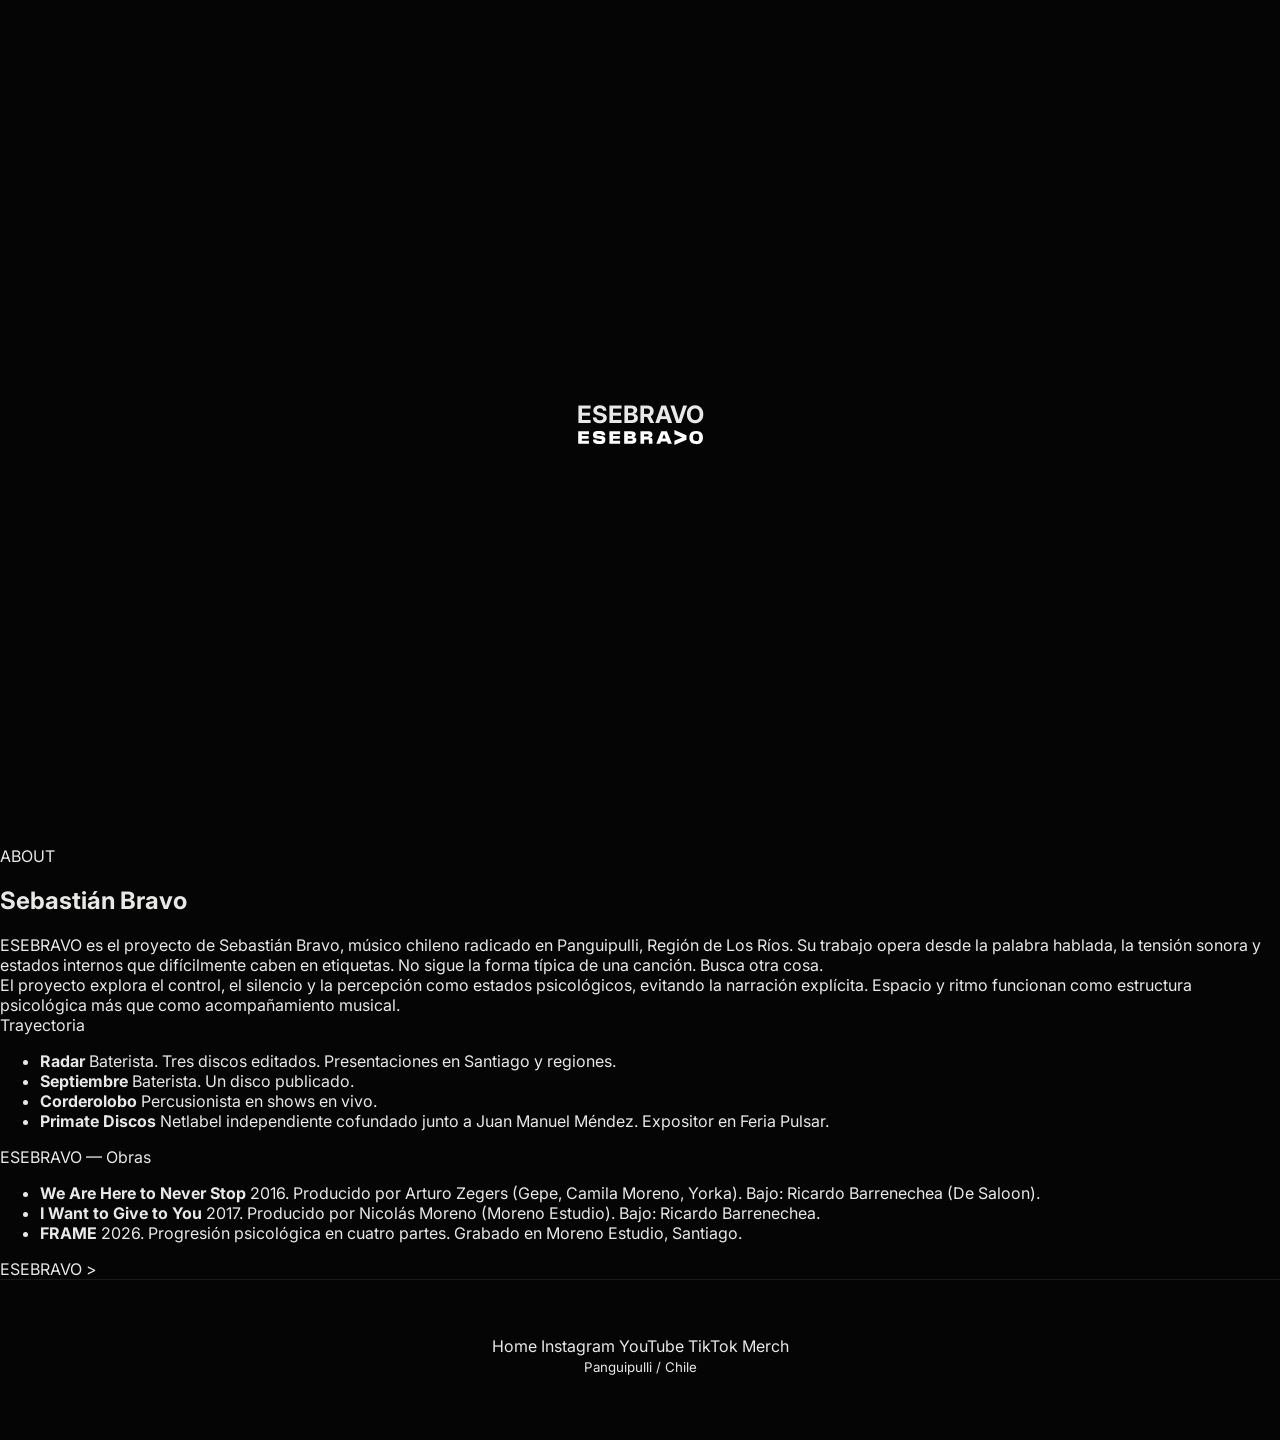
<file: about.html>
<!DOCTYPE html>
<html lang="en">
<head>
  <meta charset="UTF-8">
  <meta name="viewport" content="width=device-width, initial-scale=1.0">
  <title>ESEBRAVO | About</title>
  <meta name="description" content="Sebastián Bravo — ESEBRAVO. Trayectoria, obras y proyecto FRAME.">
  <meta name="robots" content="index, follow">
  <meta name="theme-color" content="#050505">
  <link rel="canonical" href="https://www.esebravo.cl/about.html">
  <link rel="icon" type="image/svg+xml" href="images/favicon.svg">
  <link rel="preconnect" href="https://fonts.googleapis.com">
  <link rel="preconnect" href="https://fonts.gstatic.com" crossorigin>
  <link href="https://fonts.googleapis.com/css2?family=Inter:wght@300;400;500;700;800&display=swap" rel="stylesheet">
  <link rel="stylesheet" href="style.css">
</head>
<body>

  <main class="site-wrapper">

    <!-- HERO -->
    <section class="hero">
      <h1 class="brand-title">
        <span>ESEBRAVO</span>
        <img src="images/logo-esebravo.svg" alt="ESEBRAVO">
      </h1>
    </section>

    <!-- ABOUT -->
    <section class="about-section" id="about">

      <div class="about-header">
        <span class="micro-text">ABOUT</span>
        <h2 class="about-title">Sebastián Bravo</h2>
      </div>

      <div class="about-grid">

        <div class="about-col about-col--main">
          <p>ESEBRAVO es el proyecto de Sebastián Bravo, músico chileno radicado en Panguipulli, Región de Los Ríos. Su trabajo opera desde la palabra hablada, la tensión sonora y estados internos que difícilmente caben en etiquetas. No sigue la forma típica de una canción. Busca otra cosa.</p>
          <p>El proyecto explora el control, el silencio y la percepción como estados psicológicos, evitando la narración explícita. Espacio y ritmo funcionan como estructura psicológica más que como acompañamiento musical.</p>
        </div>

        <div class="about-col about-col--timeline">

          <div class="timeline-block">
            <span class="timeline-label">Trayectoria</span>
            <ul class="timeline-list">
              <li>
                <strong>Radar</strong>
                <span>Baterista. Tres discos editados. Presentaciones en Santiago y regiones.</span>
              </li>
              <li>
                <strong>Septiembre</strong>
                <span>Baterista. Un disco publicado.</span>
              </li>
              <li>
                <strong>Corderolobo</strong>
                <span>Percusionista en shows en vivo.</span>
              </li>
              <li>
                <strong>Primate Discos</strong>
                <span>Netlabel independiente cofundado junto a Juan Manuel Méndez. Expositor en Feria Pulsar.</span>
              </li>
            </ul>
          </div>

          <div class="timeline-block">
            <span class="timeline-label">ESEBRAVO — Obras</span>
            <ul class="timeline-list">
              <li>
                <strong>We Are Here to Never Stop</strong>
                <span>2016. Producido por Arturo Zegers (Gepe, Camila Moreno, Yorka). Bajo: Ricardo Barrenechea (De Saloon).</span>
              </li>
              <li>
                <strong>I Want to Give to You</strong>
                <span>2017. Producido por Nicolás Moreno (Moreno Estudio). Bajo: Ricardo Barrenechea.</span>
              </li>
              <li>
                <strong>FRAME</strong>
                <span>2026. Progresión psicológica en cuatro partes. Grabado en Moreno Estudio, Santiago.</span>
              </li>
            </ul>
          </div>

        </div>

      </div>

    </section>

    <!-- SUB BRAND -->
    <section class="brand-mark">
      <span>ESEBRAVO ></span>
    </section>

    <!-- FOOTER -->
    <footer class="footer">
      <nav class="social-links">
        <a href="index.html">Home</a>
        <a href="https://instagram.com/esebravo.cl" target="_blank">Instagram</a>
        <a href="https://youtube.com/@esebravo-cl" target="_blank">YouTube</a>
        <a href="https://tiktok.com/@esebravo.cl" target="_blank">TikTok</a>
        <a href="index.html#merch">Merch</a>
      </nav>
      <small>Panguipulli / Chile</small>
    </footer>

  </main>

</body>
</html>
</file>
<file: style.css>
/* ESEBRAVO — FRAME · one-page */

:root {
  --bg: #050505;
  --surface: #0a0a0a;
  --white: #ffffff;
  --text: #e8e8e6;
  --text-2: #9a9a9a;
  --text-3: #6b6b6b;
  --line: rgba(255, 255, 255, 0.08);
  --line-2: rgba(255, 255, 255, 0.14);
  --display: 'Archivo Black', sans-serif;
  --head: 'Space Grotesk', sans-serif;
  --body: 'Inter', sans-serif;
  --mono: 'Space Mono', monospace;
}

*, *::before, *::after { box-sizing: border-box; }
html { scroll-behavior: smooth; }
body {
  margin: 0;
  background: var(--bg);
  color: var(--text);
  font-family: var(--body);
  -webkit-font-smoothing: antialiased;
  overflow-x: hidden;
}
::selection { background: var(--white); color: var(--bg); }
a { color: inherit; text-decoration: none; }
img { display: block; max-width: 100%; }
p { margin: 0; }

/* Grano */
.grain {
  position: fixed; inset: 0; pointer-events: none; z-index: 10; opacity: 0.08;
  background-image: url('data:image/svg+xml;utf8,<svg xmlns="http://www.w3.org/2000/svg" width="120" height="120"><filter id="n"><feTurbulence type="fractalNoise" baseFrequency="0.9" numOctaves="2" stitchTiles="stitch"/></filter><rect width="100%" height="100%" filter="url(%23n)"/></svg>');
}

/* Tipografía base */
.micro {
  font-family: var(--mono);
  font-size: 12px;
  letter-spacing: 0.25em;
  text-transform: uppercase;
  color: var(--text-3);
}
.micro--center { text-align: center; }
.display {
  font-family: var(--display);
  font-size: clamp(40px, 7vw, 88px);
  line-height: 0.95;
  color: var(--white);
  text-transform: uppercase;
  margin: 16px 0 0;
}
.display--center { text-align: center; margin: 0 0 64px; }
.num { font-family: var(--mono); color: var(--text-3); }

/* Secciones */
.section {
  max-width: 1240px;
  margin: 0 auto;
  padding: 96px 24px;
  border-top: 1px solid var(--line);
}
.section--narrow { max-width: 900px; }
.section--text { max-width: 860px; }
.section-head { text-align: center; margin-bottom: 56px; }

/* 1. Título */
.hero {
  min-height: 94vh;
  display: flex;
  flex-direction: column;
  align-items: center;
  justify-content: center;
  text-align: center;
  padding: 48px 24px;
  position: relative;
}
.hero-logo { margin: 36px 0 0; width: min(880px, 88vw); }
.hero-logo img { width: 100%; height: auto; }
.tagline {
  margin-top: 36px;
  font-family: var(--head);
  font-weight: 500;
  font-size: clamp(15px, 2.2vw, 22px);
  letter-spacing: 0.08em;
  text-transform: uppercase;
  color: var(--text-2);
}
.scroll-cue {
  position: absolute;
  bottom: 32px;
  font-family: var(--mono);
  font-size: 18px;
  color: var(--text-3);
  animation: cue 2.4s ease-in-out infinite;
}
.scroll-cue:hover { color: var(--white); }
@keyframes cue { 0%, 100% { transform: translateY(0); } 50% { transform: translateY(8px); } }

/* 2. Spotify */
.player {
  margin-top: 28px;
  background: var(--surface);
  border: 1px solid var(--line-2);
  border-radius: 16px;
  padding: 16px;
  box-shadow: 0 20px 60px rgba(0, 0, 0, 0.5);
}
.player iframe { display: block; border-radius: 12px; }

/* 3. Videos */
.video-grid {
  display: grid;
  grid-template-columns: repeat(auto-fit, minmax(240px, 1fr));
  gap: 20px;
}
.video-card {
  display: flex;
  flex-direction: column;
  border: 1px solid var(--line-2);
  border-radius: 12px;
  overflow: hidden;
  background: var(--surface);
}
.video-thumb { position: relative; aspect-ratio: 16 / 9; overflow: hidden; background: #111; }
.video-thumb img {
  width: 100%; height: 100%; object-fit: cover;
  filter: grayscale(70%) brightness(0.6);
  transition: transform 0.3s ease, filter 0.3s ease;
}
.video-card:hover .video-thumb img { transform: scale(1.03); filter: grayscale(0%) brightness(0.9); }
.badge {
  position: absolute; top: 12px; left: 14px;
  font-family: var(--mono); font-size: 11px; letter-spacing: 0.15em;
  text-transform: uppercase; color: #c8c8c8;
}
.video-info { display: flex; align-items: baseline; gap: 14px; padding: 20px; }
.video-info .num { font-size: 12px; min-width: 24px; }
.video-title {
  font-family: var(--head); font-weight: 700; font-size: 18px;
  text-transform: uppercase; letter-spacing: 0.02em; color: var(--text);
  transition: color 0.2s;
}
.video-card:hover .video-title { color: var(--white); }

/* 4. FRAME */
.concept { text-align: center; margin-bottom: 72px; }
.concept-text {
  margin-top: 20px;
  font-size: clamp(17px, 2vw, 20px);
  line-height: 1.75;
  color: var(--text-2);
}
.works { list-style: none; margin: 0; padding: 0; border-top: 1px solid var(--line); }
.work {
  display: grid;
  grid-template-columns: 56px 1fr;   /* ancho fijo: títulos alineados */
  gap: 16px;
  padding: 36px 0;
  border-bottom: 1px solid var(--line);
}
.work .num { font-size: 14px; padding-top: 4px; }
.work-title {
  margin: 0;
  font-family: var(--head); font-weight: 700; font-size: 20px;
  text-transform: uppercase; letter-spacing: 0.02em; color: var(--text);
}
.work-title span { font-weight: 500; color: var(--text-3); text-transform: none; letter-spacing: 0; }
.verb {
  margin: 14px 0 12px;
  font-family: var(--display);
  font-size: clamp(26px, 3.4vw, 36px);
  line-height: 1;
  color: var(--white);
  text-transform: uppercase;
}
.work p:not(.verb) { font-size: 15px; line-height: 1.7; color: #8a8a8a; }
.work p:not(.verb) + p:not(.verb) { margin-top: 10px; }

.arc { margin: 80px 0 56px; }
.arc-line {
  margin-top: 24px;
  display: flex; flex-wrap: wrap; justify-content: center; align-items: center;
  gap: 10px 16px;
  font-family: var(--display);
  font-size: clamp(15px, 1.8vw, 20px);
  text-transform: uppercase;
  color: var(--white);
}
.arc-line i { font-style: normal; color: var(--text-3); font-family: var(--mono); }
.closing {
  text-align: center;
  font-size: 16px;
  line-height: 1.75;
  color: var(--text-2);
  max-width: 640px;
  margin: 0 auto;
}

/* 5. Bio */
.bio { border-top: 1px solid var(--line); }
.bio-photo { margin: 0; position: relative; }
.bio-photo img { width: 100%; height: clamp(320px, 62vh, 720px); object-fit: cover; object-position: center 40%; }
.bio-photo::after {
  content: ""; position: absolute; inset: 0;
  background: linear-gradient(to bottom, rgba(5, 5, 5, 0) 55%, var(--bg) 100%);
}
.bio-body {
  max-width: 1100px;
  margin: 0 auto;
  padding: 24px 24px 96px;
  display: grid;
  grid-template-columns: 260px 1fr;
  gap: 56px;
}
.bio-name {
  margin: 12px 0 16px;
  font-family: var(--head); font-weight: 700; font-size: 24px;
  text-transform: uppercase; color: var(--white);
}
.bio-text p { font-size: 17px; line-height: 1.75; color: var(--text-2); }
.bio-text p + p { margin-top: 18px; }
.bio-text .bio-close {
  margin-top: 32px;
  font-family: var(--head); font-weight: 500;
  font-size: 18px; letter-spacing: 0.06em; text-transform: uppercase;
  color: var(--white);
}

/* 6. Links */
.footer { padding: 56px 24px 64px; border-top: 1px solid var(--line); text-align: center; }
.links { display: flex; justify-content: center; flex-wrap: wrap; gap: 14px; margin-bottom: 28px; }
.links a {
  padding: 14px 28px;
  border: 1px solid var(--line-2);
  border-radius: 100px;
  font-family: var(--head); font-weight: 500; font-size: 13px;
  letter-spacing: 0.1em; text-transform: uppercase;
  transition: background 0.2s, color 0.2s;
}
.links a:hover { background: var(--white); color: var(--bg); }

/* Responsive */
@media (max-width: 760px) {
  .section { padding: 72px 20px; }
  .bio-body { grid-template-columns: 1fr; gap: 24px; padding-bottom: 72px; }
  .work { grid-template-columns: 40px 1fr; padding: 28px 0; }
  .arc-line { flex-direction: column; gap: 6px; }
  .arc-line i { transform: rotate(90deg); }
}

@media (prefers-reduced-motion: reduce) {
  html { scroll-behavior: auto; }
  .scroll-cue { animation: none; }
}
</file>
